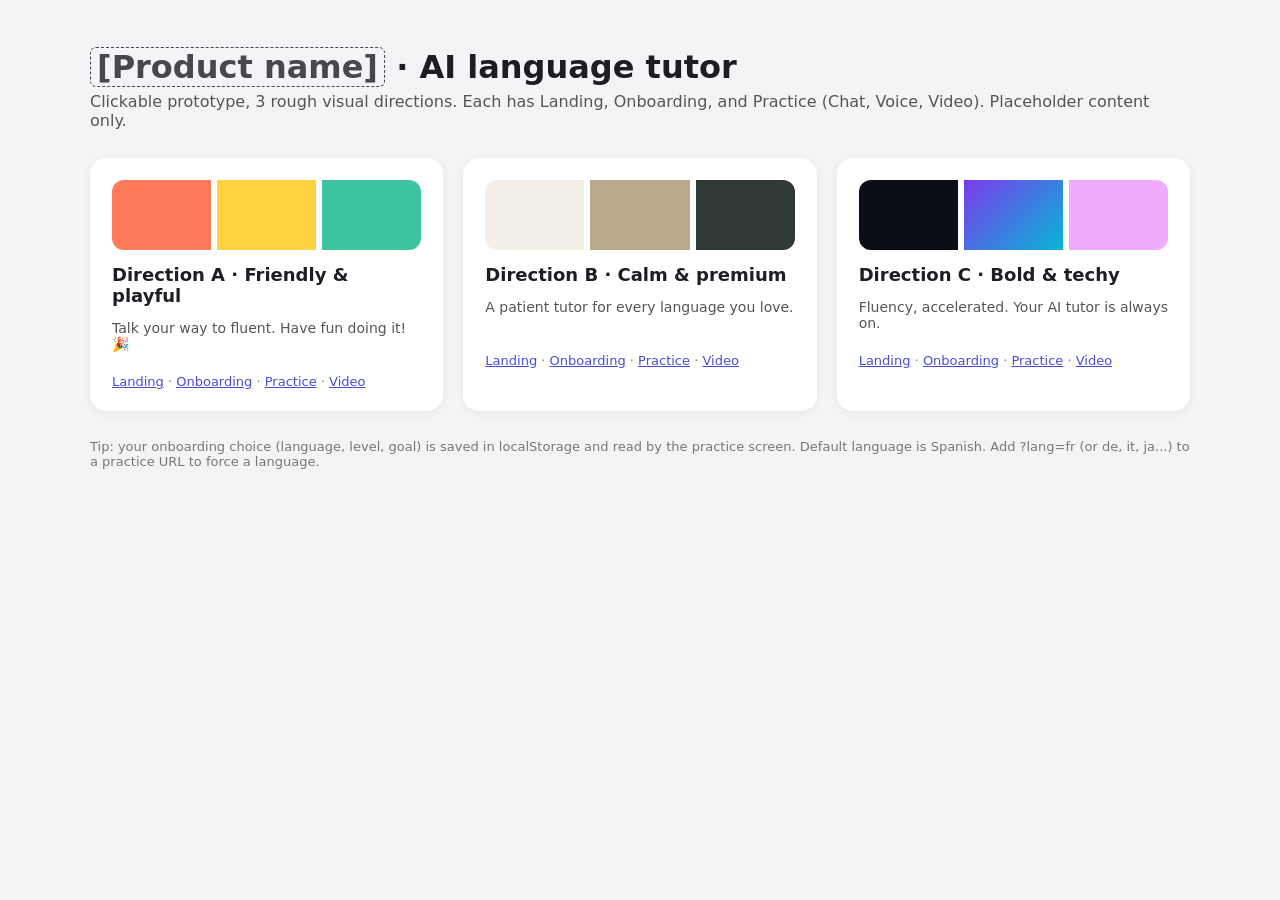
<file: index.html>
<!doctype html><html lang="en"><head><meta charset="utf-8"><meta name="viewport" content="width=device-width,initial-scale=1"><title>[Product name] · AI language tutor prototypes</title>
<style>body{margin:0;font-family:system-ui,-apple-system,Segoe UI,Roboto,sans-serif;background:#f4f4f6;color:#1d1d24}main{max-width:1100px;margin:0 auto;padding:48px 20px}h1{margin:0 0 6px;font-size:32px}.ph{border:1.5px dashed currentColor;border-radius:6px;padding:0 6px;opacity:.8}p.lead{color:#555;margin:0 0 28px}.grid{display:grid;grid-template-columns:repeat(3,1fr);gap:20px}.cover{text-decoration:none;color:inherit;display:block}.card{display:block;background:#fff;border-radius:16px;padding:22px;text-decoration:none;color:inherit;box-shadow:0 2px 10px rgba(0,0,0,.06);transition:transform .15s}.card:hover{transform:translateY(-3px)}.card h2{font-size:18px;margin:14px 0 6px}.card p{color:#555;font-size:14px;min-height:40px}.links{font-size:13px;color:#777}.links a{color:#4b4bd6}.sw{display:flex;gap:6px;height:70px;border-radius:12px;overflow:hidden}.sw span{flex:1}.sw-a span:nth-child(1){background:#ff7a59}.sw-a span:nth-child(2){background:#ffd23f}.sw-a span:nth-child(3){background:#3ec5a0}.sw-b span:nth-child(1){background:#f4efe6}.sw-b span:nth-child(2){background:#b9a88a}.sw-b span:nth-child(3){background:#2f3a34}.sw-c span:nth-child(1){background:#0b0d17}.sw-c span:nth-child(2){background:linear-gradient(135deg,#7c3aed,#06b6d4)}.sw-c span:nth-child(3){background:#f0abfc}.note{margin-top:28px;font-size:13px;color:#777}@media(max-width:800px){.grid{grid-template-columns:1fr}}</style></head>
<body><main><h1><span class="ph">[Product name]</span> · AI language tutor</h1><p class="lead">Clickable prototype, 3 rough visual directions. Each has Landing, Onboarding, and Practice (Chat, Voice, Video). Placeholder content only.</p><div class="grid"><div class="card card-a"><a href="a/index.html" class="cover"><div class="sw sw-a"><span></span><span></span><span></span></div><h2>Direction A · Friendly & playful</h2><p>Talk your way to fluent. Have fun doing it! 🎉</p></a><div class="links"><a href="a/index.html">Landing</a> · <a href="a/onboarding.html">Onboarding</a> · <a href="a/practice.html">Practice</a> · <a href="a/practice.html?mode=video">Video</a></div></div><div class="card card-b"><a href="b/index.html" class="cover"><div class="sw sw-b"><span></span><span></span><span></span></div><h2>Direction B · Calm & premium</h2><p>A patient tutor for every language you love.</p></a><div class="links"><a href="b/index.html">Landing</a> · <a href="b/onboarding.html">Onboarding</a> · <a href="b/practice.html">Practice</a> · <a href="b/practice.html?mode=video">Video</a></div></div><div class="card card-c"><a href="c/index.html" class="cover"><div class="sw sw-c"><span></span><span></span><span></span></div><h2>Direction C · Bold & techy</h2><p>Fluency, accelerated. Your AI tutor is always on.</p></a><div class="links"><a href="c/index.html">Landing</a> · <a href="c/onboarding.html">Onboarding</a> · <a href="c/practice.html">Practice</a> · <a href="c/practice.html?mode=video">Video</a></div></div></div>
<p class="note">Tip: your onboarding choice (language, level, goal) is saved in localStorage and read by the practice screen. Default language is Spanish. Add ?lang=fr (or de, it, ja...) to a practice URL to force a language.</p></main></body></html>
</file>
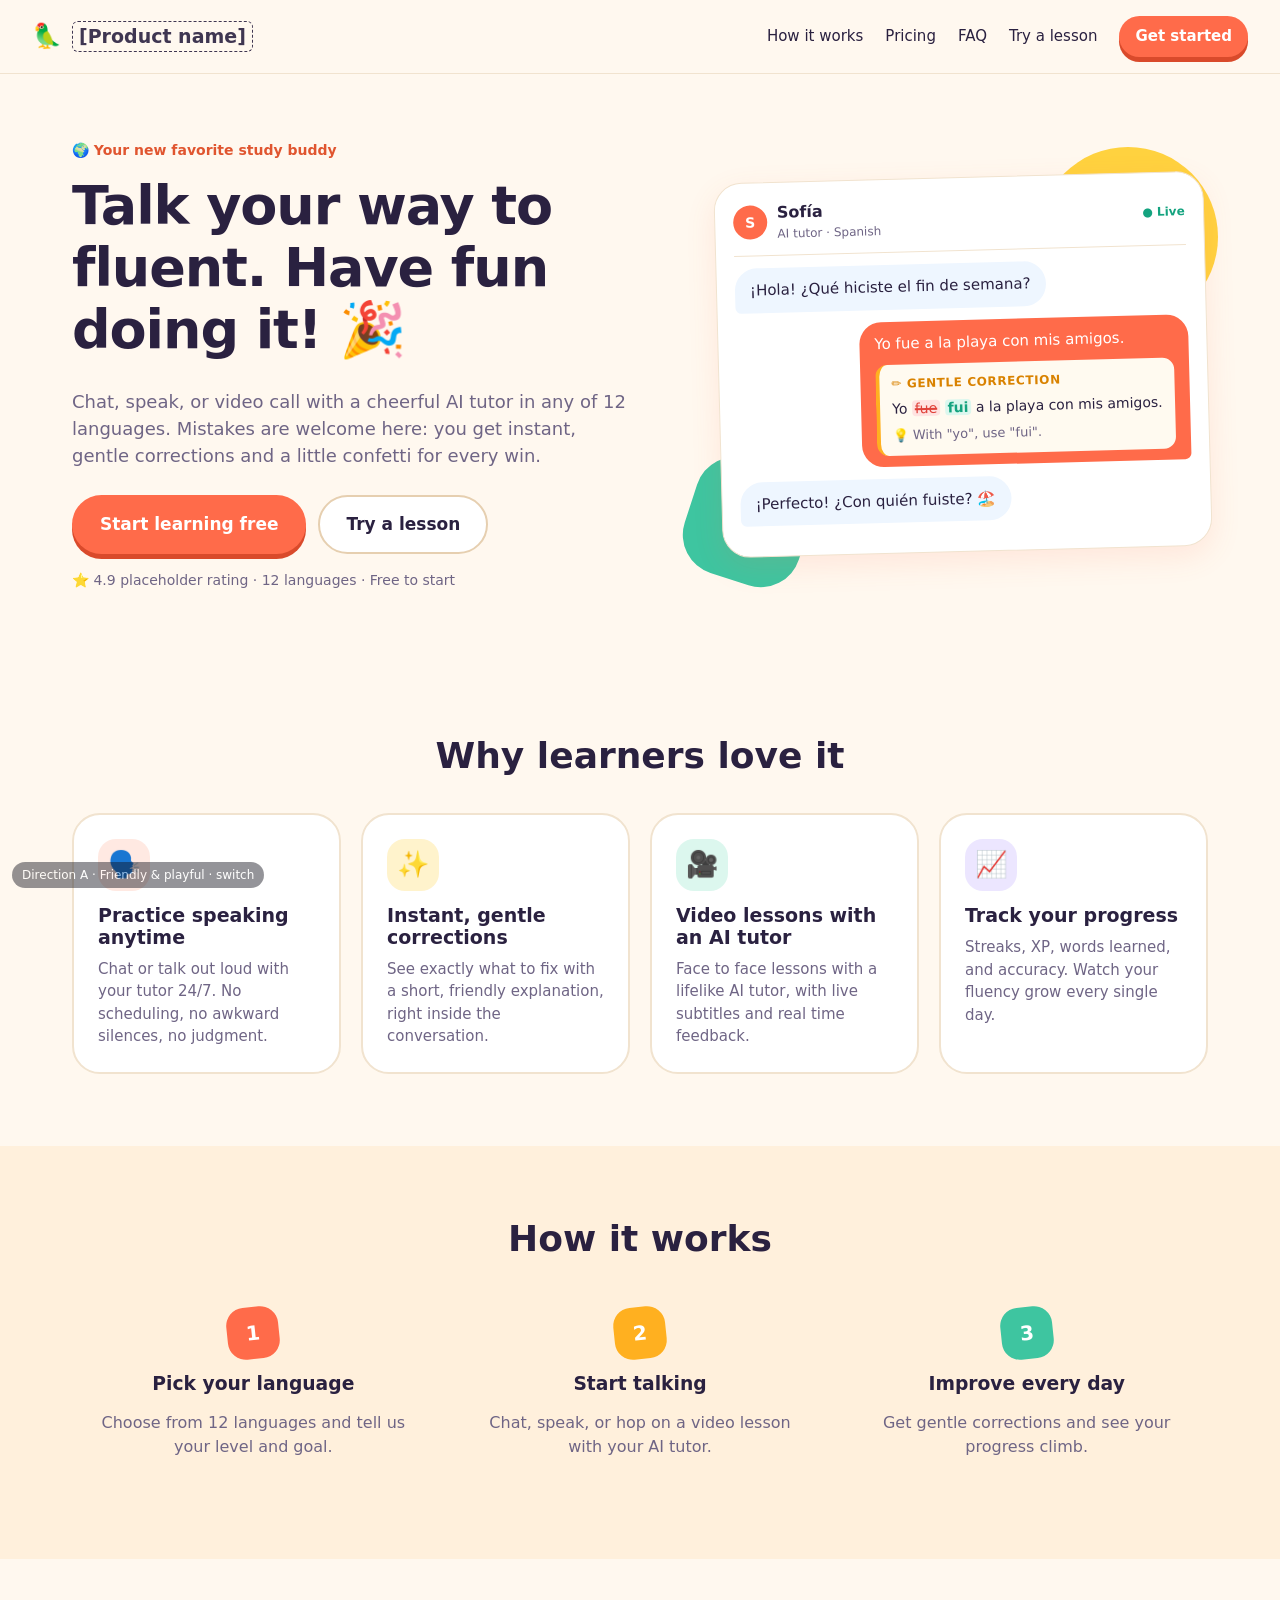
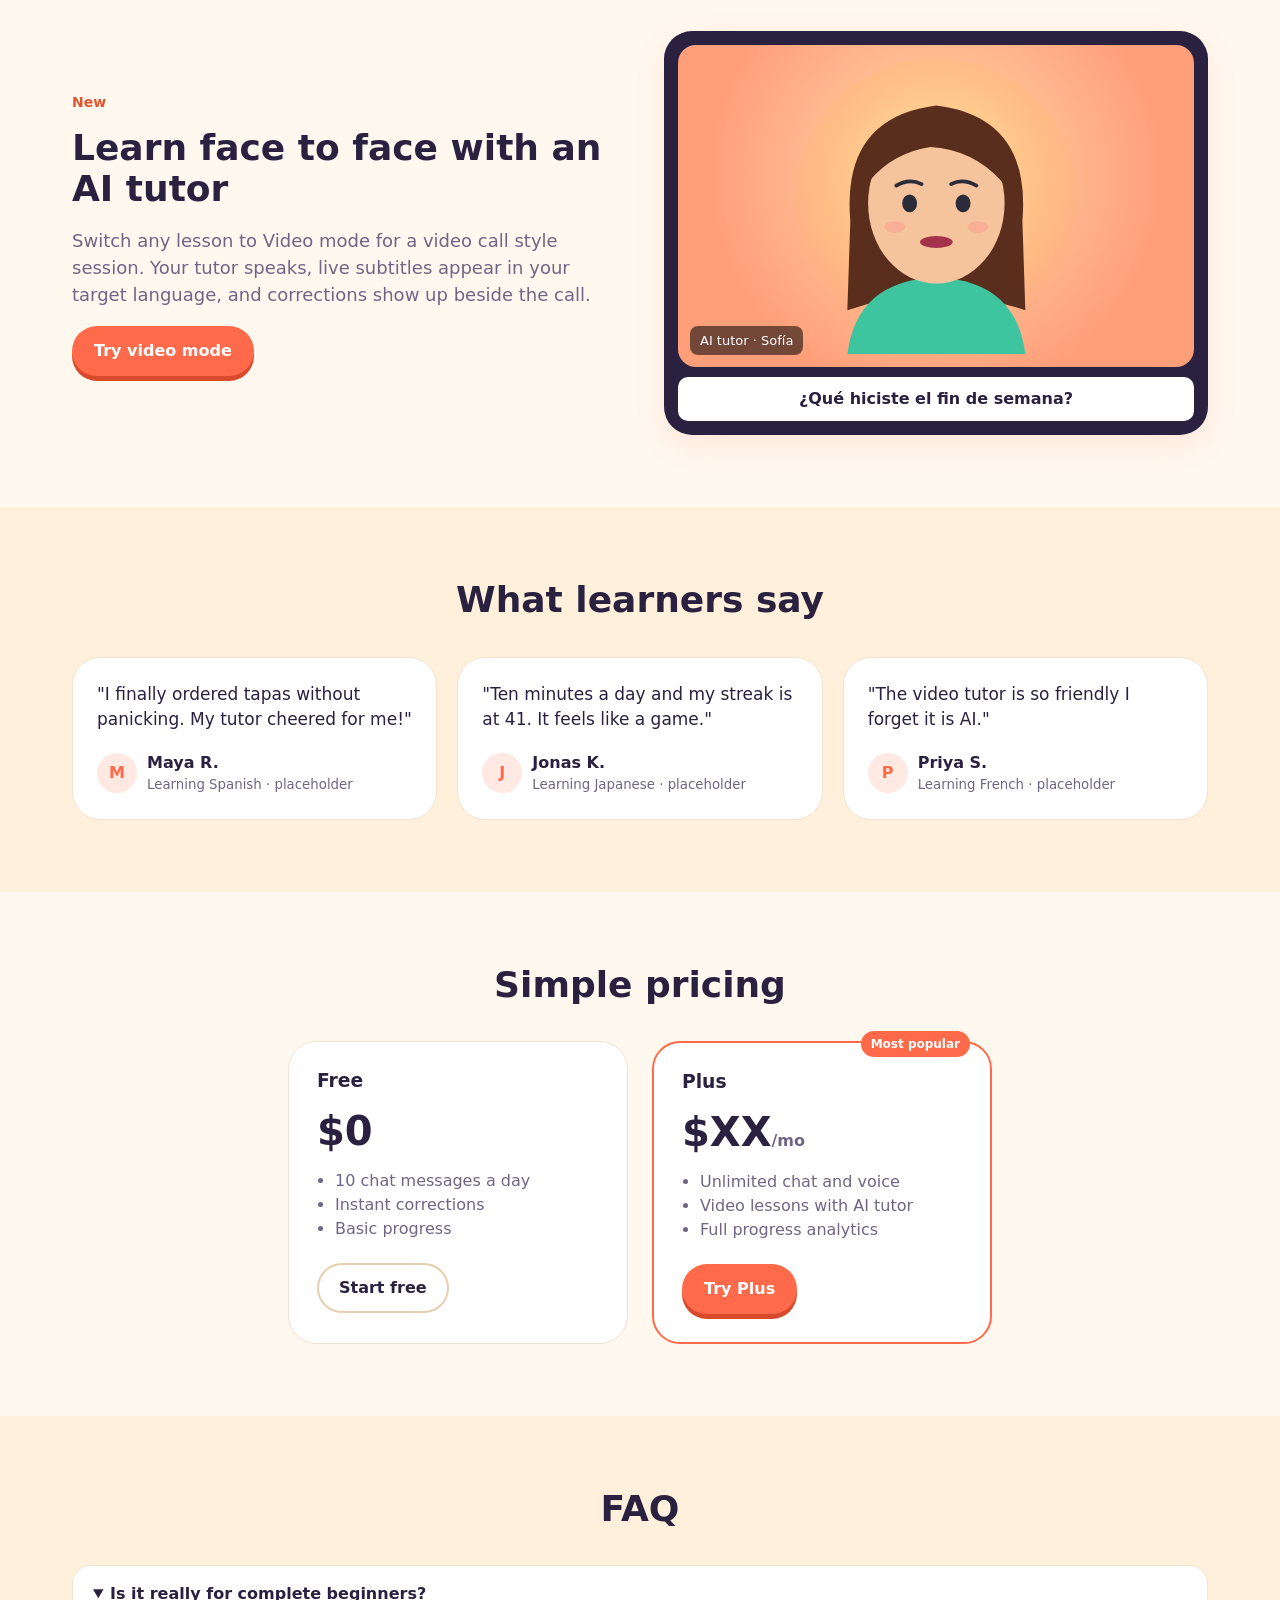
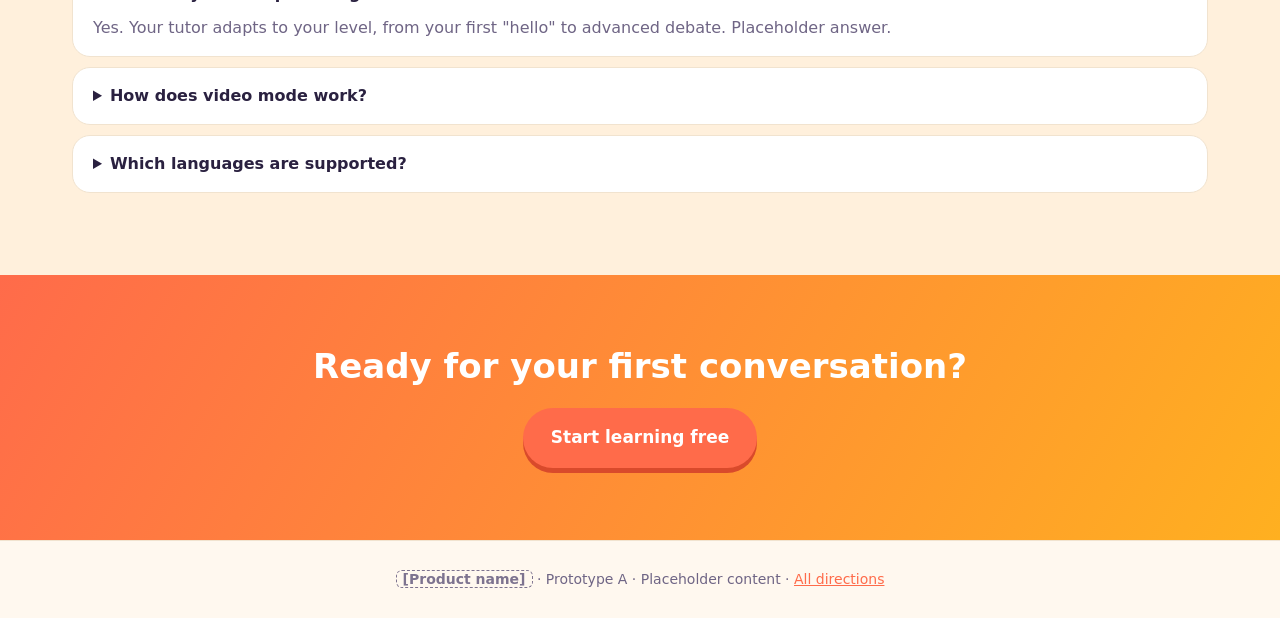
<file: a/index.html>
<!doctype html><html lang="en"><head><meta charset="utf-8"><meta name="viewport" content="width=device-width,initial-scale=1">
<title>Home · [Product name] prototype A</title><link rel="stylesheet" href="style.css"></head><body class="page-landing">
<header class="nav">
  <a class="logo" href="index.html"><span class="logo-ic">🦜</span><span class="ph">[Product name]</span></a>
  <button class="menu-toggle" type="button" aria-label="Menu">☰</button>
  <nav class="nav-links">
    <a href="index.html#how">How it works</a>
    <a href="index.html#pricing">Pricing</a>
    <a href="index.html#faq">FAQ</a>
    <a href="practice.html">Try a lesson</a>
    <a class="btn btn-primary btn-sm" href="onboarding.html">Get started</a>
  </nav>
</header>
<a class="dir-tag" href="../index.html" title="Back to directions">Direction A · Friendly & playful · switch</a>
<main>
<section class="hero">
  <div class="hero-copy">
    <div class="eyebrow">🌍 Your new favorite study buddy</div>
    <h1>Talk your way to fluent. Have fun doing it! 🎉</h1>
    <p class="lead">Chat, speak, or video call with a cheerful AI tutor in any of 12 languages. Mistakes are welcome here: you get instant, gentle corrections and a little confetti for every win.</p>
    <div class="cta-row"><a class="btn btn-primary btn-lg" href="onboarding.html">Start learning free</a><a class="btn btn-ghost btn-lg" href="practice.html">Try a lesson</a></div>
    <div class="trust">⭐ 4.9 placeholder rating · 12 languages · Free to start</div>
  </div>
  <div class="hero-visual">
    <div class="sample-chat" aria-label="Sample chat">
      <div class="sc-head"><span class="avatar-sm">S</span><div><b>Sofía</b><small>AI tutor · Spanish</small></div><span class="live-dot">● Live</span></div>
      <div class="msg tutor"><div class="bubble"><div class="txt">¡Hola! ¿Qué hiciste el fin de semana?</div></div></div>
      <div class="msg learner"><div class="bubble"><div class="txt">Yo fue a la playa con mis amigos.</div>
        <div class="correction"><div class="c-head">✏️ Gentle correction</div><div class="c-row"><span>Yo <del>fue</del> <ins>fui</ins> a la playa con mis amigos.</span></div><div class="c-why">💡 With "yo", use "fui".</div></div></div></div>
      <div class="msg tutor"><div class="bubble"><div class="txt">¡Perfecto! ¿Con quién fuiste? 🏖️</div></div></div>
    </div>
  </div>
</section>
<section class="section" id="value"><h2 class="sec-title">Why learners love it</h2><div class="vp-grid"><div class="vp"><div class="vp-ic">🗣️</div><h3>Practice speaking anytime</h3><p>Chat or talk out loud with your tutor 24/7. No scheduling, no awkward silences, no judgment.</p></div><div class="vp"><div class="vp-ic">✨</div><h3>Instant, gentle corrections</h3><p>See exactly what to fix with a short, friendly explanation, right inside the conversation.</p></div><div class="vp"><div class="vp-ic">🎥</div><h3>Video lessons with an AI tutor</h3><p>Face to face lessons with a lifelike AI tutor, with live subtitles and real time feedback.</p></div><div class="vp"><div class="vp-ic">📈</div><h3>Track your progress</h3><p>Streaks, XP, words learned, and accuracy. Watch your fluency grow every single day.</p></div></div></section>
<section class="section alt" id="how"><h2 class="sec-title">How it works</h2><div class="steps"><div class="step"><div class="step-n">1</div><h3>Pick your language</h3><p>Choose from 12 languages and tell us your level and goal.</p></div><div class="step"><div class="step-n">2</div><h3>Start talking</h3><p>Chat, speak, or hop on a video lesson with your AI tutor.</p></div><div class="step"><div class="step-n">3</div><h3>Improve every day</h3><p>Get gentle corrections and see your progress climb.</p></div></div></section>
<section class="section" id="video-teaser">
  <div class="split">
    <div><div class="eyebrow">New</div><h2>Learn face to face with an AI tutor</h2><p class="lead">Switch any lesson to Video mode for a video call style session. Your tutor speaks, live subtitles appear in your target language, and corrections show up beside the call.</p><a class="btn btn-primary" href="practice.html?mode=video">Try video mode</a></div>
    <div class="mini-call"><div class="mini-tile"><svg class="avatar-svg mini" viewBox="0 0 200 200" aria-hidden="true">
  <defs><radialGradient id="glow-mini" cx="50%" cy="45%" r="55%"><stop offset="0" stop-color="var(--glow1)"/><stop offset="1" stop-color="var(--glow2)" stop-opacity="0"/></radialGradient></defs>
  <circle class="av-glow" cx="100" cy="95" r="95" fill="url(#glow-mini)"/>
  <path class="av-hair-back" d="M42 110 Q36 40 100 32 Q164 40 158 110 L160 170 Q100 150 40 170 Z" fill="var(--hair)"/>
  <rect x="86" y="128" width="28" height="30" rx="10" fill="var(--skin2)"/>
  <path d="M40 200 Q46 150 100 148 Q154 150 160 200 Z" fill="var(--shirt)"/>
  <ellipse cx="100" cy="98" rx="46" ry="54" fill="var(--skin)"/>
  <path d="M54 84 Q60 40 100 40 Q146 42 148 88 Q128 62 96 60 Q70 64 54 84 Z" fill="var(--hair)"/>
  <g class="av-eyes"><ellipse cx="82" cy="98" rx="5" ry="6" fill="#2b2b3a"/><ellipse cx="118" cy="98" rx="5" ry="6" fill="#2b2b3a"/></g>
  <path d="M73 86 Q82 81 90 85" stroke="#2b2b3a" stroke-width="2.5" fill="none" stroke-linecap="round"/><path d="M110 85 Q118 81 127 86" stroke="#2b2b3a" stroke-width="2.5" fill="none" stroke-linecap="round"/>
  <ellipse cx="72" cy="114" rx="7" ry="4" fill="#ff8a8a" opacity=".35"/><ellipse cx="128" cy="114" rx="7" ry="4" fill="#ff8a8a" opacity=".35"/>
  <ellipse class="av-mouth" cx="100" cy="124" rx="11" ry="4" fill="#a3324a"/>
</svg><span class="tile-label">AI tutor · Sofía</span></div><div class="mini-sub">¿Qué hiciste el fin de semana?</div></div>
  </div>
</section>
<section class="section alt" id="testimonials"><h2 class="sec-title">What learners say</h2><div class="tgrid"><figure class="tcard"><blockquote>"I finally ordered tapas without panicking. My tutor cheered for me!"</blockquote><figcaption><span class="t-av">M</span><span><b>Maya R.</b><small>Learning Spanish · placeholder</small></span></figcaption></figure><figure class="tcard"><blockquote>"Ten minutes a day and my streak is at 41. It feels like a game."</blockquote><figcaption><span class="t-av">J</span><span><b>Jonas K.</b><small>Learning Japanese · placeholder</small></span></figcaption></figure><figure class="tcard"><blockquote>"The video tutor is so friendly I forget it is AI."</blockquote><figcaption><span class="t-av">P</span><span><b>Priya S.</b><small>Learning French · placeholder</small></span></figcaption></figure></div></section>
<section class="section" id="pricing"><h2 class="sec-title">Simple pricing</h2>
  <div class="pricing">
    <div class="plan"><h3>Free</h3><div class="price">$0</div><ul><li>10 chat messages a day</li><li>Instant corrections</li><li>Basic progress</li></ul><a class="btn btn-ghost" href="onboarding.html">Start free</a></div>
    <div class="plan featured"><div class="badge">Most popular</div><h3>Plus</h3><div class="price">$XX<small>/mo</small></div><ul><li>Unlimited chat and voice</li><li>Video lessons with AI tutor</li><li>Full progress analytics</li></ul><a class="btn btn-primary" href="onboarding.html">Try Plus</a></div>
  </div>
</section>
<section class="section alt" id="faq"><h2 class="sec-title">FAQ</h2>
  <div class="faq">
    <details open><summary>Is it really for complete beginners?</summary><p>Yes. Your tutor adapts to your level, from your first "hello" to advanced debate. Placeholder answer.</p></details>
    <details><summary>How does video mode work?</summary><p>You see an AI tutor in a video call style view, with live subtitles and a feedback panel. Placeholder answer.</p></details>
    <details><summary>Which languages are supported?</summary><p>12 at launch, including Spanish, French, Japanese, and more. Placeholder answer.</p></details>
  </div>
</section>
<section class="cta-band"><h2>Ready for your first conversation?</h2><a class="btn btn-primary btn-lg" href="onboarding.html">Start learning free</a></section>
</main>
<footer class="foot"><span class="ph">[Product name]</span> · Prototype A · Placeholder content · <a href="../index.html">All directions</a></footer>
<script src="app.js"></script></body></html>
</file>
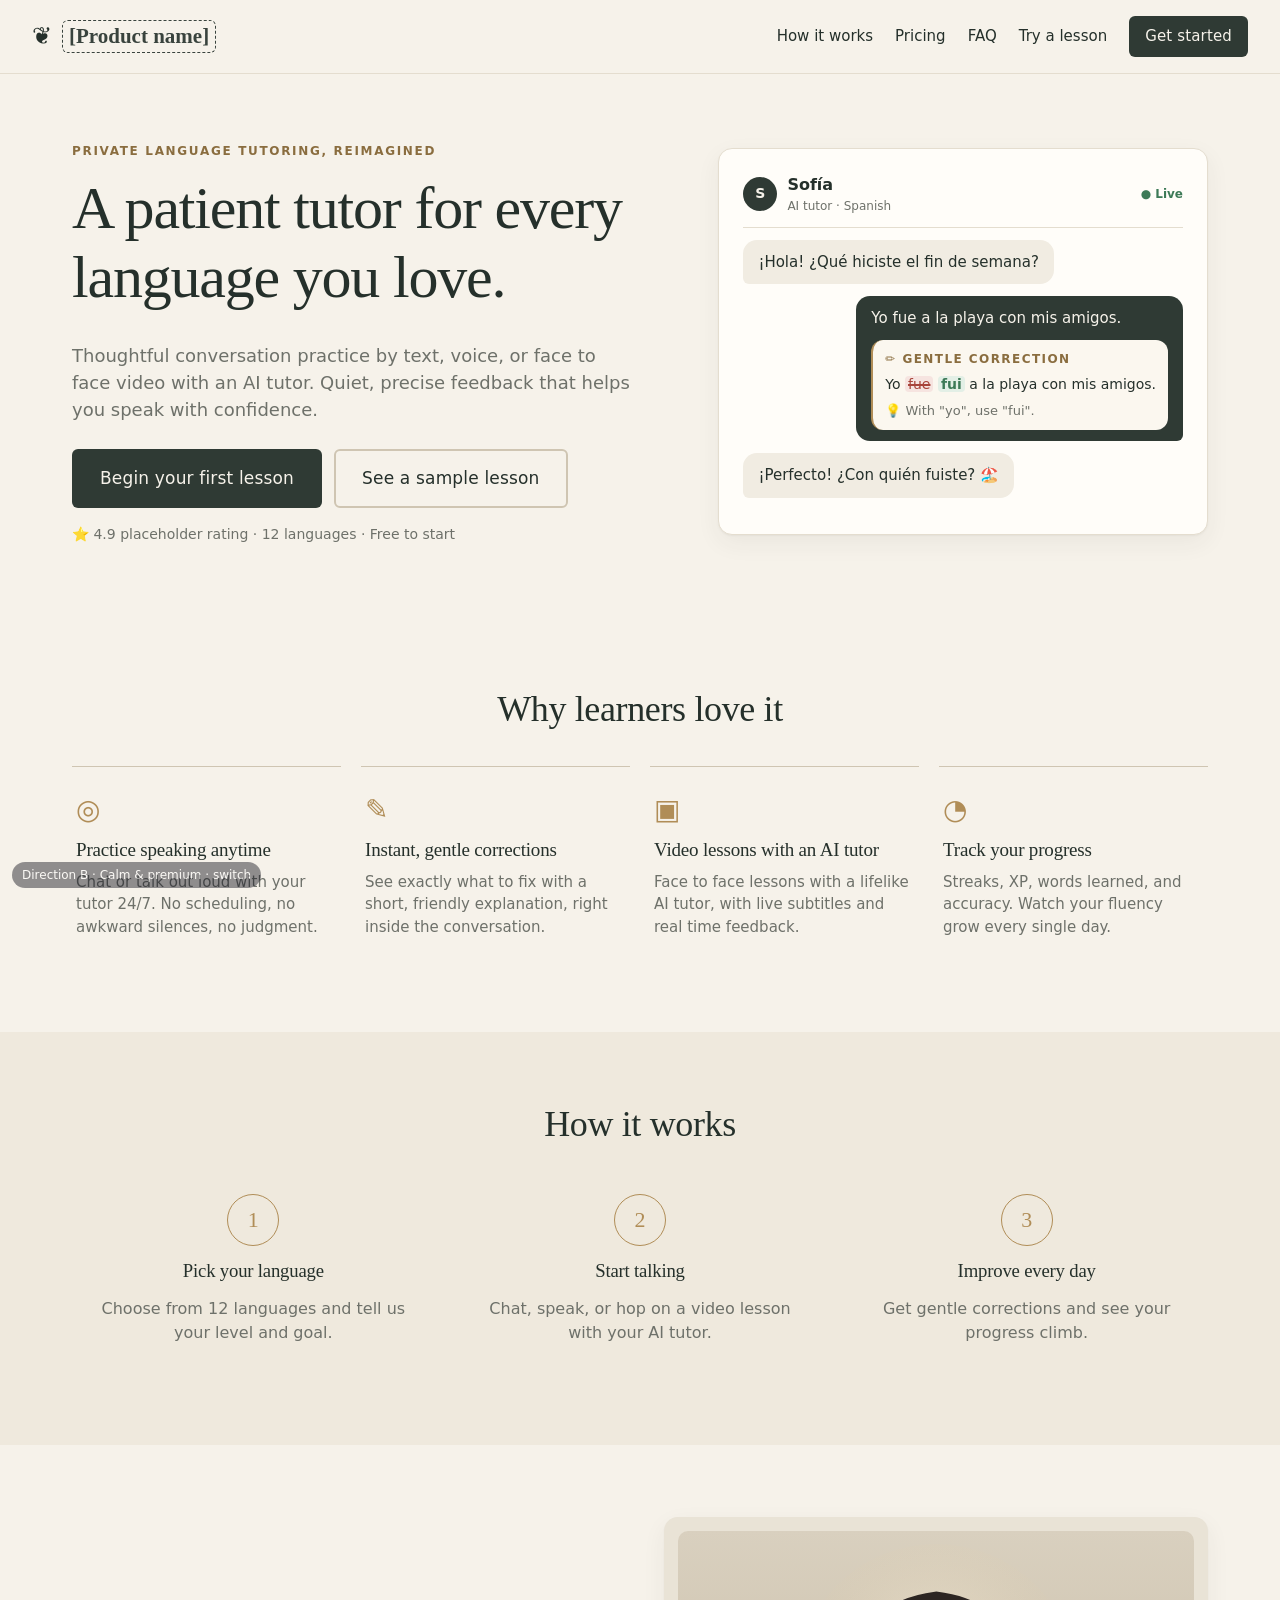
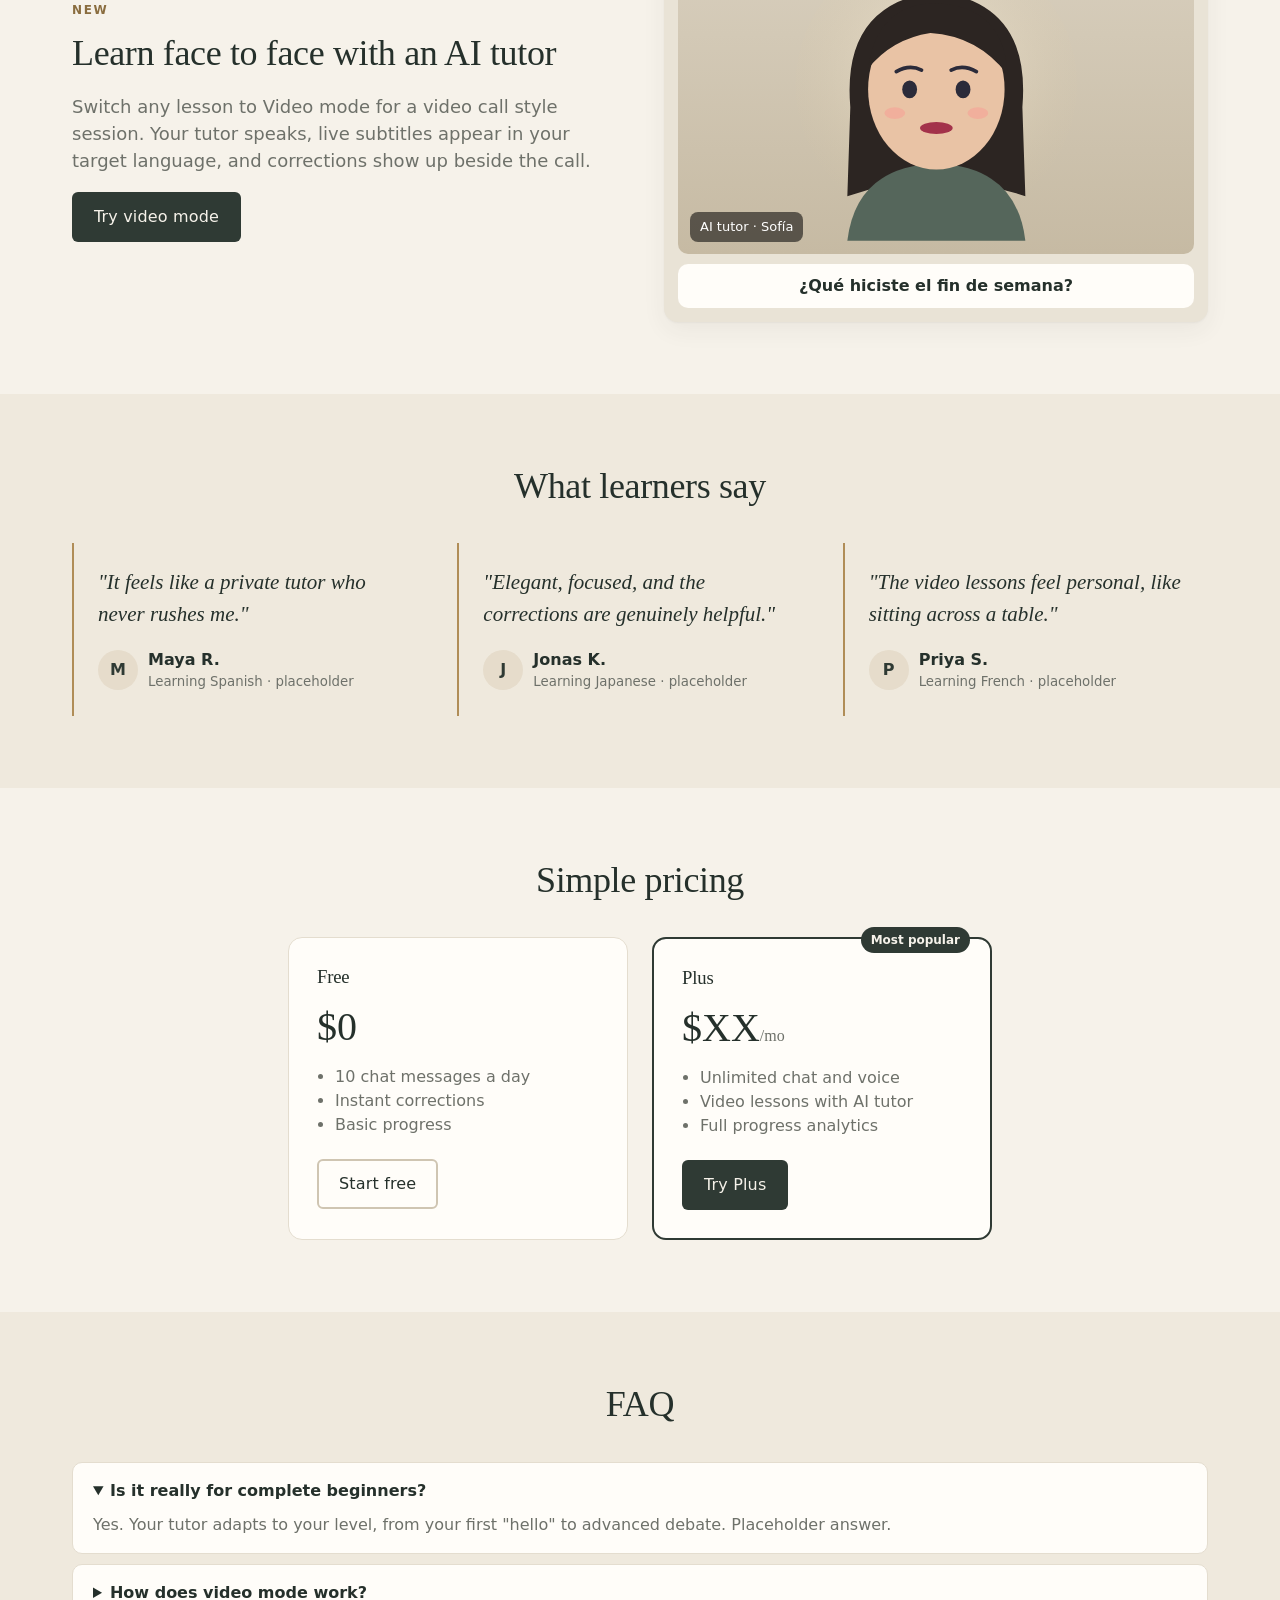
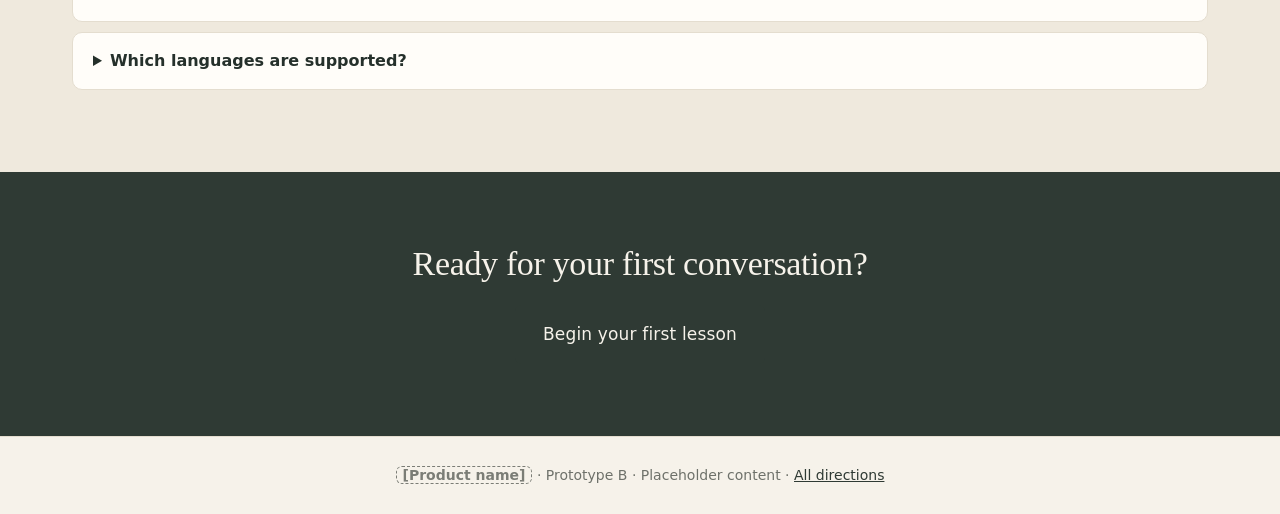
<file: b/index.html>
<!doctype html><html lang="en"><head><meta charset="utf-8"><meta name="viewport" content="width=device-width,initial-scale=1">
<title>Home · [Product name] prototype B</title><link rel="stylesheet" href="style.css"></head><body class="page-landing">
<header class="nav">
  <a class="logo" href="index.html"><span class="logo-ic">❦</span><span class="ph">[Product name]</span></a>
  <button class="menu-toggle" type="button" aria-label="Menu">☰</button>
  <nav class="nav-links">
    <a href="index.html#how">How it works</a>
    <a href="index.html#pricing">Pricing</a>
    <a href="index.html#faq">FAQ</a>
    <a href="practice.html">Try a lesson</a>
    <a class="btn btn-primary btn-sm" href="onboarding.html">Get started</a>
  </nav>
</header>
<a class="dir-tag" href="../index.html" title="Back to directions">Direction B · Calm & premium · switch</a>
<main>
<section class="hero">
  <div class="hero-copy">
    <div class="eyebrow">Private language tutoring, reimagined</div>
    <h1>A patient tutor for every language you love.</h1>
    <p class="lead">Thoughtful conversation practice by text, voice, or face to face video with an AI tutor. Quiet, precise feedback that helps you speak with confidence.</p>
    <div class="cta-row"><a class="btn btn-primary btn-lg" href="onboarding.html">Begin your first lesson</a><a class="btn btn-ghost btn-lg" href="practice.html">See a sample lesson</a></div>
    <div class="trust">⭐ 4.9 placeholder rating · 12 languages · Free to start</div>
  </div>
  <div class="hero-visual">
    <div class="sample-chat" aria-label="Sample chat">
      <div class="sc-head"><span class="avatar-sm">S</span><div><b>Sofía</b><small>AI tutor · Spanish</small></div><span class="live-dot">● Live</span></div>
      <div class="msg tutor"><div class="bubble"><div class="txt">¡Hola! ¿Qué hiciste el fin de semana?</div></div></div>
      <div class="msg learner"><div class="bubble"><div class="txt">Yo fue a la playa con mis amigos.</div>
        <div class="correction"><div class="c-head">✏️ Gentle correction</div><div class="c-row"><span>Yo <del>fue</del> <ins>fui</ins> a la playa con mis amigos.</span></div><div class="c-why">💡 With "yo", use "fui".</div></div></div></div>
      <div class="msg tutor"><div class="bubble"><div class="txt">¡Perfecto! ¿Con quién fuiste? 🏖️</div></div></div>
    </div>
  </div>
</section>
<section class="section" id="value"><h2 class="sec-title">Why learners love it</h2><div class="vp-grid"><div class="vp"><div class="vp-ic">◎</div><h3>Practice speaking anytime</h3><p>Chat or talk out loud with your tutor 24/7. No scheduling, no awkward silences, no judgment.</p></div><div class="vp"><div class="vp-ic">✎</div><h3>Instant, gentle corrections</h3><p>See exactly what to fix with a short, friendly explanation, right inside the conversation.</p></div><div class="vp"><div class="vp-ic">▣</div><h3>Video lessons with an AI tutor</h3><p>Face to face lessons with a lifelike AI tutor, with live subtitles and real time feedback.</p></div><div class="vp"><div class="vp-ic">◔</div><h3>Track your progress</h3><p>Streaks, XP, words learned, and accuracy. Watch your fluency grow every single day.</p></div></div></section>
<section class="section alt" id="how"><h2 class="sec-title">How it works</h2><div class="steps"><div class="step"><div class="step-n">1</div><h3>Pick your language</h3><p>Choose from 12 languages and tell us your level and goal.</p></div><div class="step"><div class="step-n">2</div><h3>Start talking</h3><p>Chat, speak, or hop on a video lesson with your AI tutor.</p></div><div class="step"><div class="step-n">3</div><h3>Improve every day</h3><p>Get gentle corrections and see your progress climb.</p></div></div></section>
<section class="section" id="video-teaser">
  <div class="split">
    <div><div class="eyebrow">New</div><h2>Learn face to face with an AI tutor</h2><p class="lead">Switch any lesson to Video mode for a video call style session. Your tutor speaks, live subtitles appear in your target language, and corrections show up beside the call.</p><a class="btn btn-primary" href="practice.html?mode=video">Try video mode</a></div>
    <div class="mini-call"><div class="mini-tile"><svg class="avatar-svg mini" viewBox="0 0 200 200" aria-hidden="true">
  <defs><radialGradient id="glow-mini" cx="50%" cy="45%" r="55%"><stop offset="0" stop-color="var(--glow1)"/><stop offset="1" stop-color="var(--glow2)" stop-opacity="0"/></radialGradient></defs>
  <circle class="av-glow" cx="100" cy="95" r="95" fill="url(#glow-mini)"/>
  <path class="av-hair-back" d="M42 110 Q36 40 100 32 Q164 40 158 110 L160 170 Q100 150 40 170 Z" fill="var(--hair)"/>
  <rect x="86" y="128" width="28" height="30" rx="10" fill="var(--skin2)"/>
  <path d="M40 200 Q46 150 100 148 Q154 150 160 200 Z" fill="var(--shirt)"/>
  <ellipse cx="100" cy="98" rx="46" ry="54" fill="var(--skin)"/>
  <path d="M54 84 Q60 40 100 40 Q146 42 148 88 Q128 62 96 60 Q70 64 54 84 Z" fill="var(--hair)"/>
  <g class="av-eyes"><ellipse cx="82" cy="98" rx="5" ry="6" fill="#2b2b3a"/><ellipse cx="118" cy="98" rx="5" ry="6" fill="#2b2b3a"/></g>
  <path d="M73 86 Q82 81 90 85" stroke="#2b2b3a" stroke-width="2.5" fill="none" stroke-linecap="round"/><path d="M110 85 Q118 81 127 86" stroke="#2b2b3a" stroke-width="2.5" fill="none" stroke-linecap="round"/>
  <ellipse cx="72" cy="114" rx="7" ry="4" fill="#ff8a8a" opacity=".35"/><ellipse cx="128" cy="114" rx="7" ry="4" fill="#ff8a8a" opacity=".35"/>
  <ellipse class="av-mouth" cx="100" cy="124" rx="11" ry="4" fill="#a3324a"/>
</svg><span class="tile-label">AI tutor · Sofía</span></div><div class="mini-sub">¿Qué hiciste el fin de semana?</div></div>
  </div>
</section>
<section class="section alt" id="testimonials"><h2 class="sec-title">What learners say</h2><div class="tgrid"><figure class="tcard"><blockquote>"It feels like a private tutor who never rushes me."</blockquote><figcaption><span class="t-av">M</span><span><b>Maya R.</b><small>Learning Spanish · placeholder</small></span></figcaption></figure><figure class="tcard"><blockquote>"Elegant, focused, and the corrections are genuinely helpful."</blockquote><figcaption><span class="t-av">J</span><span><b>Jonas K.</b><small>Learning Japanese · placeholder</small></span></figcaption></figure><figure class="tcard"><blockquote>"The video lessons feel personal, like sitting across a table."</blockquote><figcaption><span class="t-av">P</span><span><b>Priya S.</b><small>Learning French · placeholder</small></span></figcaption></figure></div></section>
<section class="section" id="pricing"><h2 class="sec-title">Simple pricing</h2>
  <div class="pricing">
    <div class="plan"><h3>Free</h3><div class="price">$0</div><ul><li>10 chat messages a day</li><li>Instant corrections</li><li>Basic progress</li></ul><a class="btn btn-ghost" href="onboarding.html">Start free</a></div>
    <div class="plan featured"><div class="badge">Most popular</div><h3>Plus</h3><div class="price">$XX<small>/mo</small></div><ul><li>Unlimited chat and voice</li><li>Video lessons with AI tutor</li><li>Full progress analytics</li></ul><a class="btn btn-primary" href="onboarding.html">Try Plus</a></div>
  </div>
</section>
<section class="section alt" id="faq"><h2 class="sec-title">FAQ</h2>
  <div class="faq">
    <details open><summary>Is it really for complete beginners?</summary><p>Yes. Your tutor adapts to your level, from your first "hello" to advanced debate. Placeholder answer.</p></details>
    <details><summary>How does video mode work?</summary><p>You see an AI tutor in a video call style view, with live subtitles and a feedback panel. Placeholder answer.</p></details>
    <details><summary>Which languages are supported?</summary><p>12 at launch, including Spanish, French, Japanese, and more. Placeholder answer.</p></details>
  </div>
</section>
<section class="cta-band"><h2>Ready for your first conversation?</h2><a class="btn btn-primary btn-lg" href="onboarding.html">Begin your first lesson</a></section>
</main>
<footer class="foot"><span class="ph">[Product name]</span> · Prototype B · Placeholder content · <a href="../index.html">All directions</a></footer>
<script src="app.js"></script></body></html>
</file>
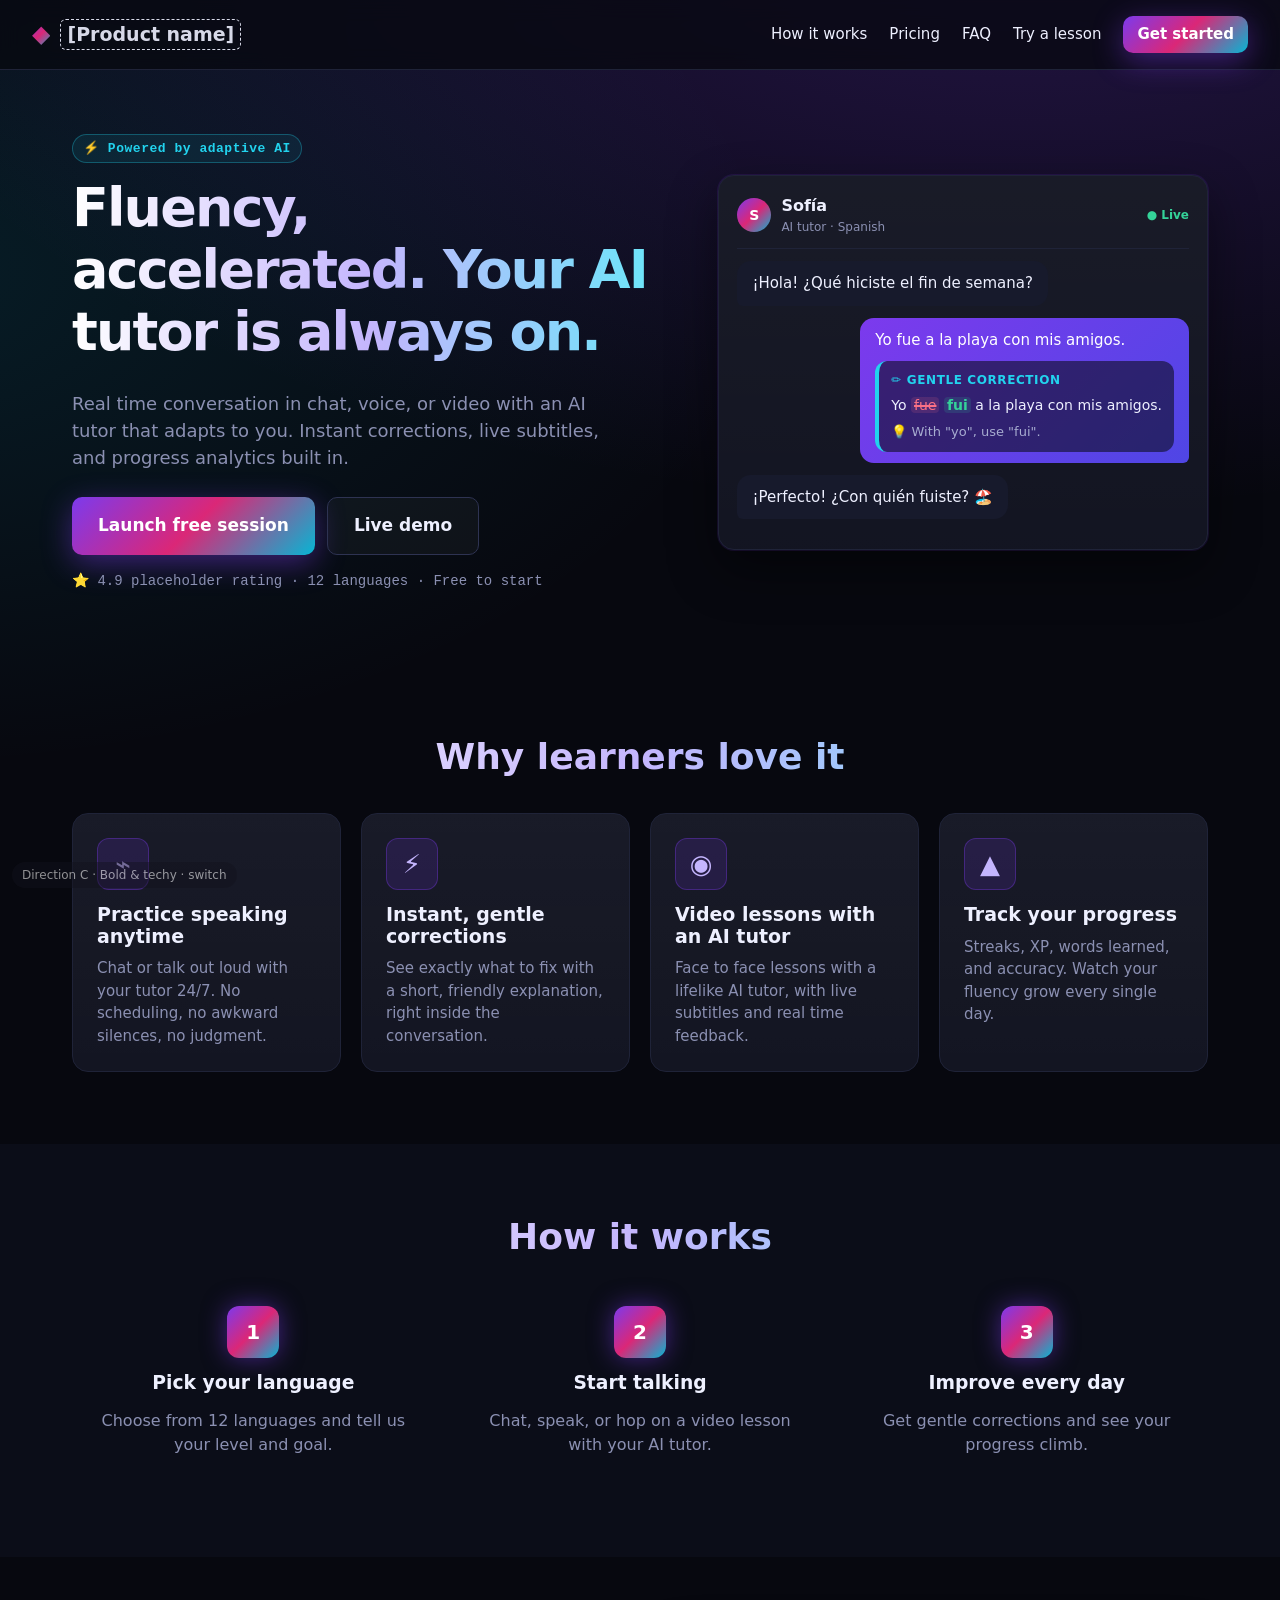
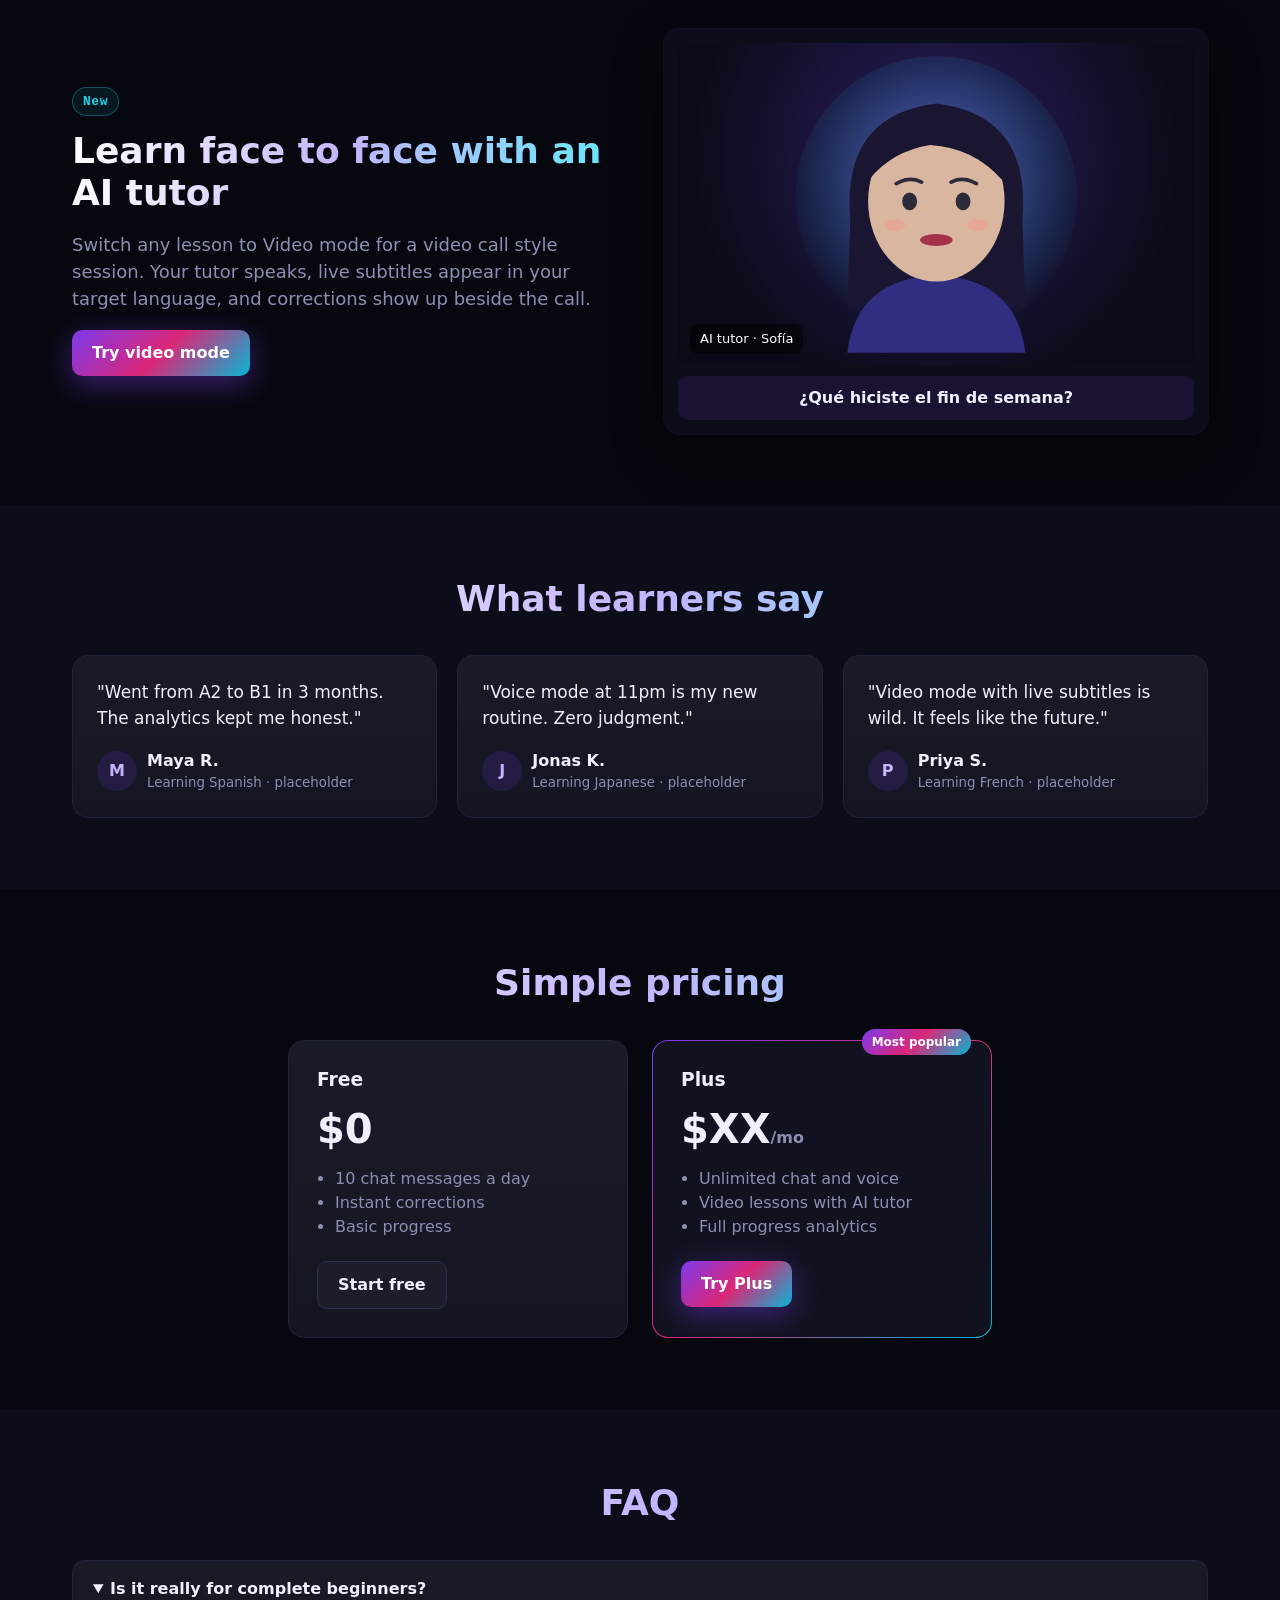
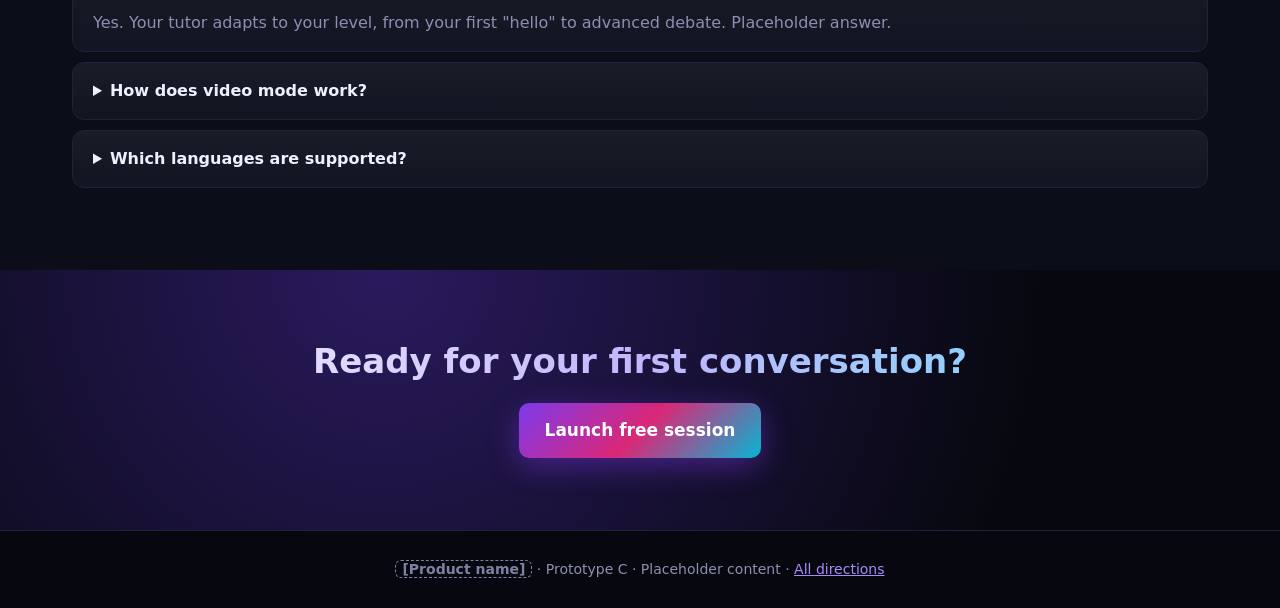
<file: c/index.html>
<!doctype html><html lang="en"><head><meta charset="utf-8"><meta name="viewport" content="width=device-width,initial-scale=1">
<title>Home · [Product name] prototype C</title><link rel="stylesheet" href="style.css"></head><body class="page-landing">
<header class="nav">
  <a class="logo" href="index.html"><span class="logo-ic">◆</span><span class="ph">[Product name]</span></a>
  <button class="menu-toggle" type="button" aria-label="Menu">☰</button>
  <nav class="nav-links">
    <a href="index.html#how">How it works</a>
    <a href="index.html#pricing">Pricing</a>
    <a href="index.html#faq">FAQ</a>
    <a href="practice.html">Try a lesson</a>
    <a class="btn btn-primary btn-sm" href="onboarding.html">Get started</a>
  </nav>
</header>
<a class="dir-tag" href="../index.html" title="Back to directions">Direction C · Bold & techy · switch</a>
<main>
<section class="hero">
  <div class="hero-copy">
    <div class="eyebrow">⚡ Powered by adaptive AI</div>
    <h1>Fluency, accelerated. Your AI tutor is always on.</h1>
    <p class="lead">Real time conversation in chat, voice, or video with an AI tutor that adapts to you. Instant corrections, live subtitles, and progress analytics built in.</p>
    <div class="cta-row"><a class="btn btn-primary btn-lg" href="onboarding.html">Launch free session</a><a class="btn btn-ghost btn-lg" href="practice.html">Live demo</a></div>
    <div class="trust">⭐ 4.9 placeholder rating · 12 languages · Free to start</div>
  </div>
  <div class="hero-visual">
    <div class="sample-chat" aria-label="Sample chat">
      <div class="sc-head"><span class="avatar-sm">S</span><div><b>Sofía</b><small>AI tutor · Spanish</small></div><span class="live-dot">● Live</span></div>
      <div class="msg tutor"><div class="bubble"><div class="txt">¡Hola! ¿Qué hiciste el fin de semana?</div></div></div>
      <div class="msg learner"><div class="bubble"><div class="txt">Yo fue a la playa con mis amigos.</div>
        <div class="correction"><div class="c-head">✏️ Gentle correction</div><div class="c-row"><span>Yo <del>fue</del> <ins>fui</ins> a la playa con mis amigos.</span></div><div class="c-why">💡 With "yo", use "fui".</div></div></div></div>
      <div class="msg tutor"><div class="bubble"><div class="txt">¡Perfecto! ¿Con quién fuiste? 🏖️</div></div></div>
    </div>
  </div>
</section>
<section class="section" id="value"><h2 class="sec-title">Why learners love it</h2><div class="vp-grid"><div class="vp"><div class="vp-ic">⌁</div><h3>Practice speaking anytime</h3><p>Chat or talk out loud with your tutor 24/7. No scheduling, no awkward silences, no judgment.</p></div><div class="vp"><div class="vp-ic">⚡</div><h3>Instant, gentle corrections</h3><p>See exactly what to fix with a short, friendly explanation, right inside the conversation.</p></div><div class="vp"><div class="vp-ic">◉</div><h3>Video lessons with an AI tutor</h3><p>Face to face lessons with a lifelike AI tutor, with live subtitles and real time feedback.</p></div><div class="vp"><div class="vp-ic">▲</div><h3>Track your progress</h3><p>Streaks, XP, words learned, and accuracy. Watch your fluency grow every single day.</p></div></div></section>
<section class="section alt" id="how"><h2 class="sec-title">How it works</h2><div class="steps"><div class="step"><div class="step-n">1</div><h3>Pick your language</h3><p>Choose from 12 languages and tell us your level and goal.</p></div><div class="step"><div class="step-n">2</div><h3>Start talking</h3><p>Chat, speak, or hop on a video lesson with your AI tutor.</p></div><div class="step"><div class="step-n">3</div><h3>Improve every day</h3><p>Get gentle corrections and see your progress climb.</p></div></div></section>
<section class="section" id="video-teaser">
  <div class="split">
    <div><div class="eyebrow">New</div><h2>Learn face to face with an AI tutor</h2><p class="lead">Switch any lesson to Video mode for a video call style session. Your tutor speaks, live subtitles appear in your target language, and corrections show up beside the call.</p><a class="btn btn-primary" href="practice.html?mode=video">Try video mode</a></div>
    <div class="mini-call"><div class="mini-tile"><svg class="avatar-svg mini" viewBox="0 0 200 200" aria-hidden="true">
  <defs><radialGradient id="glow-mini" cx="50%" cy="45%" r="55%"><stop offset="0" stop-color="var(--glow1)"/><stop offset="1" stop-color="var(--glow2)" stop-opacity="0"/></radialGradient></defs>
  <circle class="av-glow" cx="100" cy="95" r="95" fill="url(#glow-mini)"/>
  <path class="av-hair-back" d="M42 110 Q36 40 100 32 Q164 40 158 110 L160 170 Q100 150 40 170 Z" fill="var(--hair)"/>
  <rect x="86" y="128" width="28" height="30" rx="10" fill="var(--skin2)"/>
  <path d="M40 200 Q46 150 100 148 Q154 150 160 200 Z" fill="var(--shirt)"/>
  <ellipse cx="100" cy="98" rx="46" ry="54" fill="var(--skin)"/>
  <path d="M54 84 Q60 40 100 40 Q146 42 148 88 Q128 62 96 60 Q70 64 54 84 Z" fill="var(--hair)"/>
  <g class="av-eyes"><ellipse cx="82" cy="98" rx="5" ry="6" fill="#2b2b3a"/><ellipse cx="118" cy="98" rx="5" ry="6" fill="#2b2b3a"/></g>
  <path d="M73 86 Q82 81 90 85" stroke="#2b2b3a" stroke-width="2.5" fill="none" stroke-linecap="round"/><path d="M110 85 Q118 81 127 86" stroke="#2b2b3a" stroke-width="2.5" fill="none" stroke-linecap="round"/>
  <ellipse cx="72" cy="114" rx="7" ry="4" fill="#ff8a8a" opacity=".35"/><ellipse cx="128" cy="114" rx="7" ry="4" fill="#ff8a8a" opacity=".35"/>
  <ellipse class="av-mouth" cx="100" cy="124" rx="11" ry="4" fill="#a3324a"/>
</svg><span class="tile-label">AI tutor · Sofía</span></div><div class="mini-sub">¿Qué hiciste el fin de semana?</div></div>
  </div>
</section>
<section class="section alt" id="testimonials"><h2 class="sec-title">What learners say</h2><div class="tgrid"><figure class="tcard"><blockquote>"Went from A2 to B1 in 3 months. The analytics kept me honest."</blockquote><figcaption><span class="t-av">M</span><span><b>Maya R.</b><small>Learning Spanish · placeholder</small></span></figcaption></figure><figure class="tcard"><blockquote>"Voice mode at 11pm is my new routine. Zero judgment."</blockquote><figcaption><span class="t-av">J</span><span><b>Jonas K.</b><small>Learning Japanese · placeholder</small></span></figcaption></figure><figure class="tcard"><blockquote>"Video mode with live subtitles is wild. It feels like the future."</blockquote><figcaption><span class="t-av">P</span><span><b>Priya S.</b><small>Learning French · placeholder</small></span></figcaption></figure></div></section>
<section class="section" id="pricing"><h2 class="sec-title">Simple pricing</h2>
  <div class="pricing">
    <div class="plan"><h3>Free</h3><div class="price">$0</div><ul><li>10 chat messages a day</li><li>Instant corrections</li><li>Basic progress</li></ul><a class="btn btn-ghost" href="onboarding.html">Start free</a></div>
    <div class="plan featured"><div class="badge">Most popular</div><h3>Plus</h3><div class="price">$XX<small>/mo</small></div><ul><li>Unlimited chat and voice</li><li>Video lessons with AI tutor</li><li>Full progress analytics</li></ul><a class="btn btn-primary" href="onboarding.html">Try Plus</a></div>
  </div>
</section>
<section class="section alt" id="faq"><h2 class="sec-title">FAQ</h2>
  <div class="faq">
    <details open><summary>Is it really for complete beginners?</summary><p>Yes. Your tutor adapts to your level, from your first "hello" to advanced debate. Placeholder answer.</p></details>
    <details><summary>How does video mode work?</summary><p>You see an AI tutor in a video call style view, with live subtitles and a feedback panel. Placeholder answer.</p></details>
    <details><summary>Which languages are supported?</summary><p>12 at launch, including Spanish, French, Japanese, and more. Placeholder answer.</p></details>
  </div>
</section>
<section class="cta-band"><h2>Ready for your first conversation?</h2><a class="btn btn-primary btn-lg" href="onboarding.html">Launch free session</a></section>
</main>
<footer class="foot"><span class="ph">[Product name]</span> · Prototype C · Placeholder content · <a href="../index.html">All directions</a></footer>
<script src="app.js"></script></body></html>
</file>
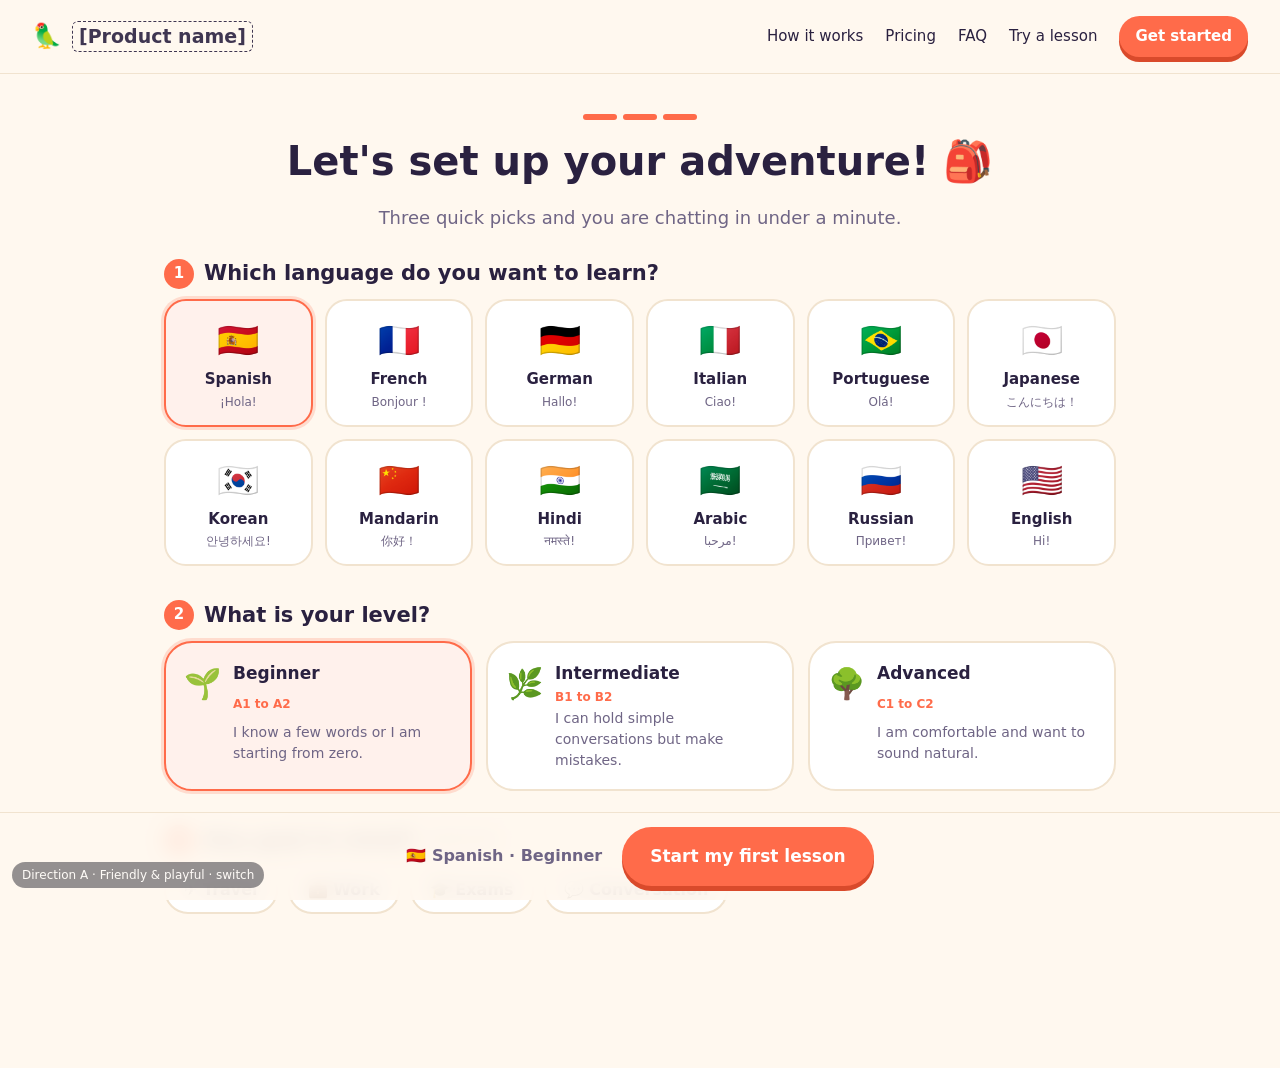
<file: a/onboarding.html>
<!doctype html><html lang="en"><head><meta charset="utf-8"><meta name="viewport" content="width=device-width,initial-scale=1">
<title>Onboarding · [Product name] prototype A</title><link rel="stylesheet" href="style.css"></head><body class="page-onb">
<header class="nav">
  <a class="logo" href="index.html"><span class="logo-ic">🦜</span><span class="ph">[Product name]</span></a>
  <button class="menu-toggle" type="button" aria-label="Menu">☰</button>
  <nav class="nav-links">
    <a href="index.html#how">How it works</a>
    <a href="index.html#pricing">Pricing</a>
    <a href="index.html#faq">FAQ</a>
    <a href="practice.html">Try a lesson</a>
    <a class="btn btn-primary btn-sm" href="onboarding.html">Get started</a>
  </nav>
</header>
<a class="dir-tag" href="../index.html" title="Back to directions">Direction A · Friendly & playful · switch</a>
<main class="onb">
  <div class="onb-head"><div class="progress-dots"><span class="on"></span><span class="on"></span><span class="on"></span></div><h1>Let's set up your adventure! 🎒</h1><p class="lead">Three quick picks and you are chatting in under a minute.</p></div>
  <section class="onb-step"><h2><span class="sn">1</span> Which language do you want to learn?</h2><div class="lang-grid" id="langGrid"></div></section>
  <section class="onb-step"><h2><span class="sn">2</span> What is your level?</h2><div class="level-grid"><button type="button" class="level-card" data-v="beginner"><span class="lv-ic">🌱</span><span class="lv-name">Beginner</span><span class="lv-cefr">A1 to A2</span><span class="lv-desc">I know a few words or I am starting from zero.</span></button><button type="button" class="level-card" data-v="intermediate"><span class="lv-ic">🌿</span><span class="lv-name">Intermediate</span><span class="lv-cefr">B1 to B2</span><span class="lv-desc">I can hold simple conversations but make mistakes.</span></button><button type="button" class="level-card" data-v="advanced"><span class="lv-ic">🌳</span><span class="lv-name">Advanced</span><span class="lv-cefr">C1 to C2</span><span class="lv-desc">I am comfortable and want to sound natural.</span></button></div></section>
  <section class="onb-step"><h2><span class="sn">3</span> Any goal in mind? <small>(optional)</small></h2><div class="goal-row"><button type="button" class="goal-chip" data-v="Travel">✈️ Travel</button><button type="button" class="goal-chip" data-v="Work">💼 Work</button><button type="button" class="goal-chip" data-v="Exams">🎓 Exams</button><button type="button" class="goal-chip" data-v="Conversation">💬 Conversation</button></div></section>
  <div class="onb-foot"><div class="summary" id="summary"></div><button class="btn btn-primary btn-lg" id="startBtn" type="button">Start my first lesson</button></div>
</main>
<script src="app.js"></script></body></html>
</file>
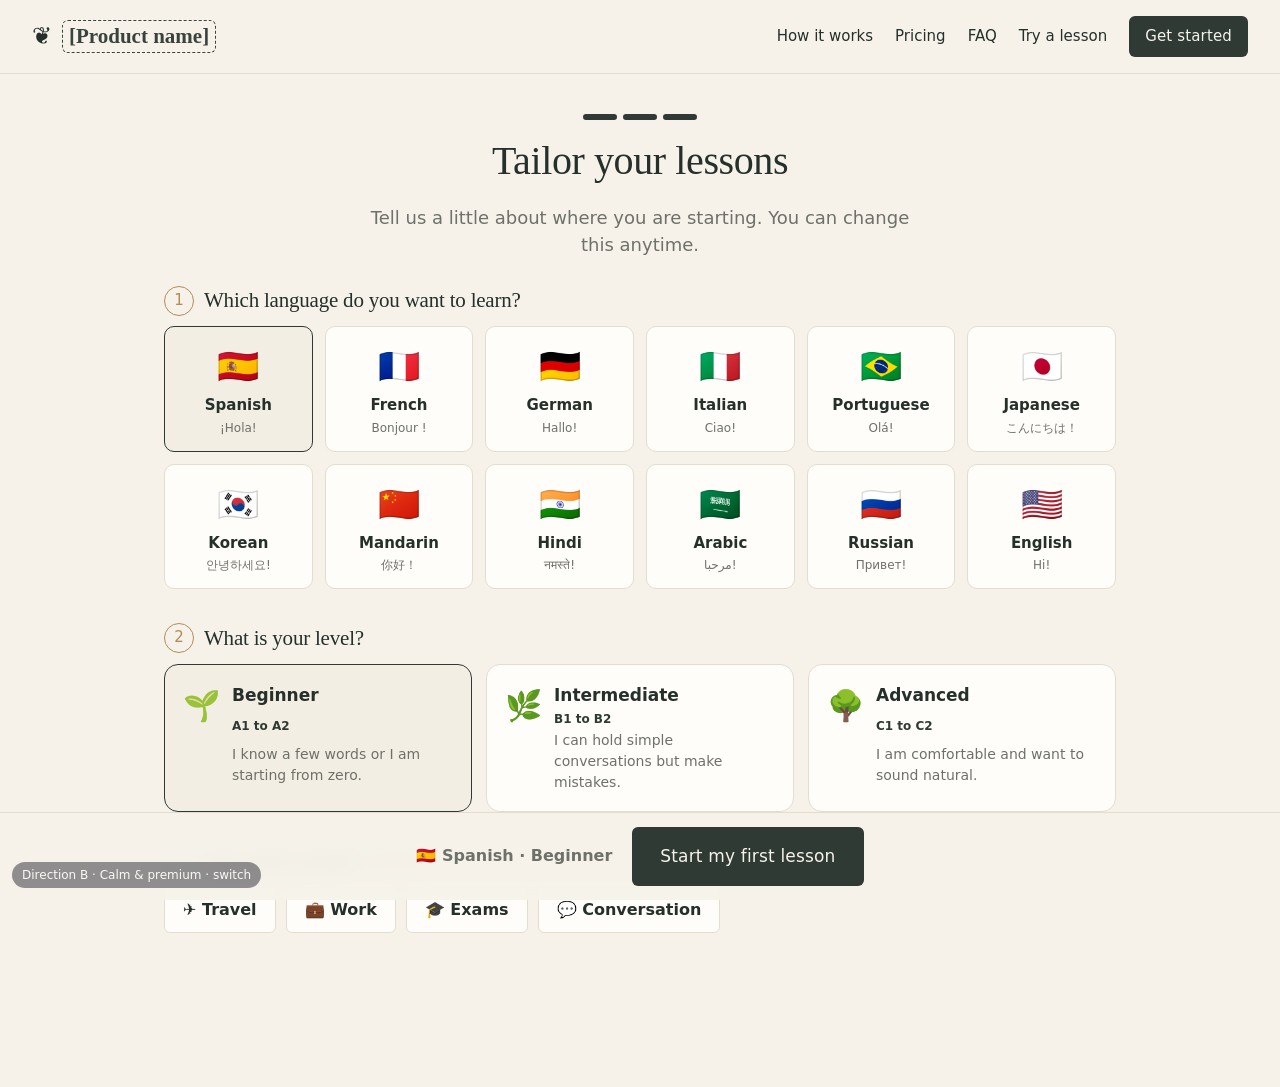
<file: b/onboarding.html>
<!doctype html><html lang="en"><head><meta charset="utf-8"><meta name="viewport" content="width=device-width,initial-scale=1">
<title>Onboarding · [Product name] prototype B</title><link rel="stylesheet" href="style.css"></head><body class="page-onb">
<header class="nav">
  <a class="logo" href="index.html"><span class="logo-ic">❦</span><span class="ph">[Product name]</span></a>
  <button class="menu-toggle" type="button" aria-label="Menu">☰</button>
  <nav class="nav-links">
    <a href="index.html#how">How it works</a>
    <a href="index.html#pricing">Pricing</a>
    <a href="index.html#faq">FAQ</a>
    <a href="practice.html">Try a lesson</a>
    <a class="btn btn-primary btn-sm" href="onboarding.html">Get started</a>
  </nav>
</header>
<a class="dir-tag" href="../index.html" title="Back to directions">Direction B · Calm & premium · switch</a>
<main class="onb">
  <div class="onb-head"><div class="progress-dots"><span class="on"></span><span class="on"></span><span class="on"></span></div><h1>Tailor your lessons</h1><p class="lead">Tell us a little about where you are starting. You can change this anytime.</p></div>
  <section class="onb-step"><h2><span class="sn">1</span> Which language do you want to learn?</h2><div class="lang-grid" id="langGrid"></div></section>
  <section class="onb-step"><h2><span class="sn">2</span> What is your level?</h2><div class="level-grid"><button type="button" class="level-card" data-v="beginner"><span class="lv-ic">🌱</span><span class="lv-name">Beginner</span><span class="lv-cefr">A1 to A2</span><span class="lv-desc">I know a few words or I am starting from zero.</span></button><button type="button" class="level-card" data-v="intermediate"><span class="lv-ic">🌿</span><span class="lv-name">Intermediate</span><span class="lv-cefr">B1 to B2</span><span class="lv-desc">I can hold simple conversations but make mistakes.</span></button><button type="button" class="level-card" data-v="advanced"><span class="lv-ic">🌳</span><span class="lv-name">Advanced</span><span class="lv-cefr">C1 to C2</span><span class="lv-desc">I am comfortable and want to sound natural.</span></button></div></section>
  <section class="onb-step"><h2><span class="sn">3</span> Any goal in mind? <small>(optional)</small></h2><div class="goal-row"><button type="button" class="goal-chip" data-v="Travel">✈️ Travel</button><button type="button" class="goal-chip" data-v="Work">💼 Work</button><button type="button" class="goal-chip" data-v="Exams">🎓 Exams</button><button type="button" class="goal-chip" data-v="Conversation">💬 Conversation</button></div></section>
  <div class="onb-foot"><div class="summary" id="summary"></div><button class="btn btn-primary btn-lg" id="startBtn" type="button">Start my first lesson</button></div>
</main>
<script src="app.js"></script></body></html>
</file>
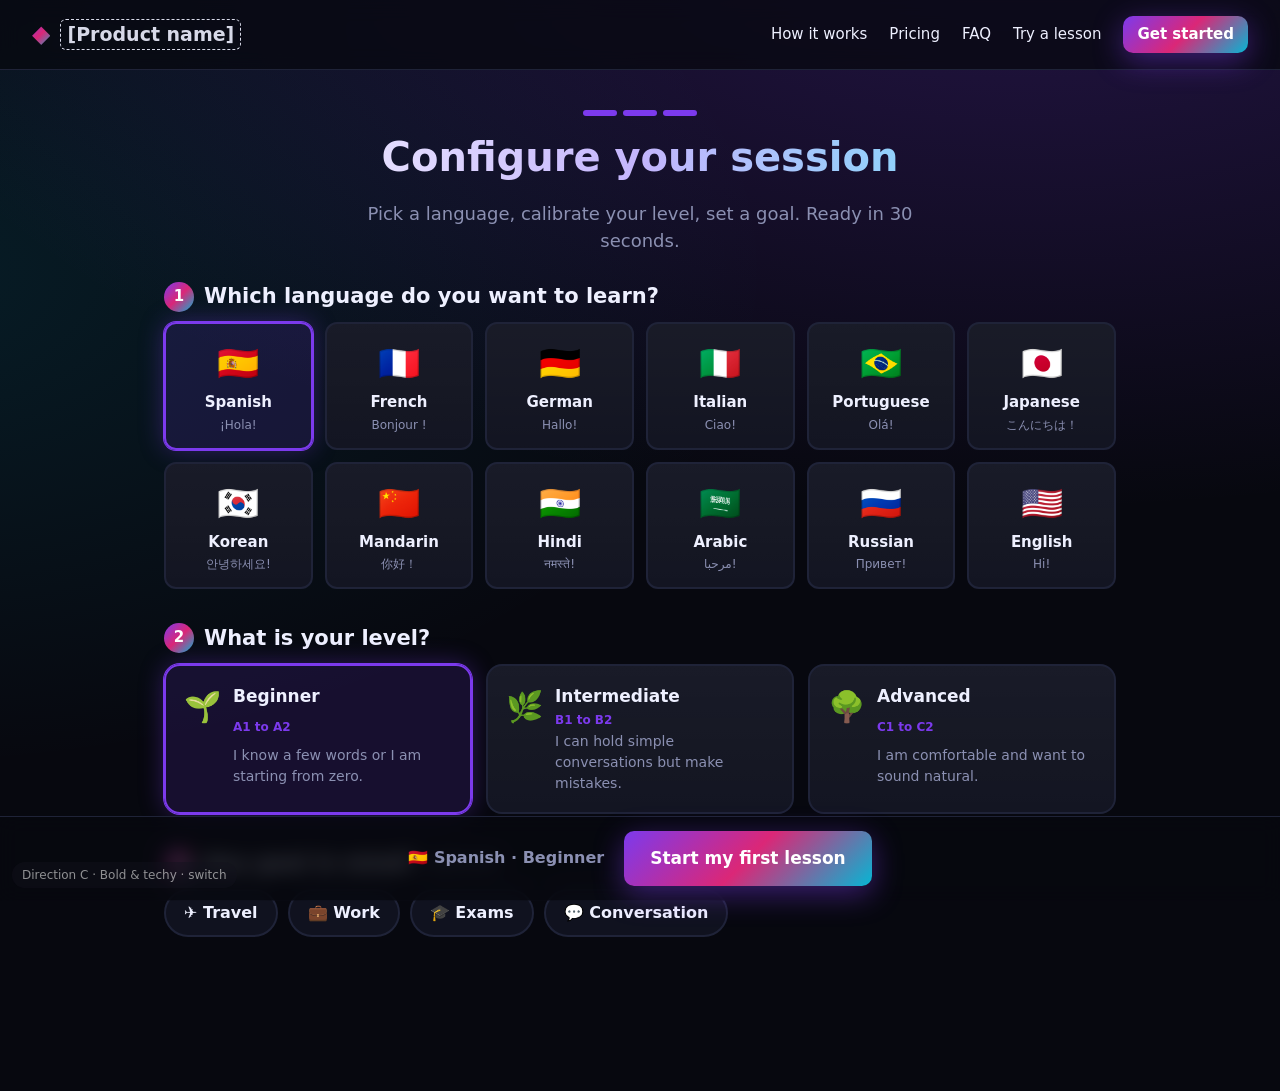
<file: c/onboarding.html>
<!doctype html><html lang="en"><head><meta charset="utf-8"><meta name="viewport" content="width=device-width,initial-scale=1">
<title>Onboarding · [Product name] prototype C</title><link rel="stylesheet" href="style.css"></head><body class="page-onb">
<header class="nav">
  <a class="logo" href="index.html"><span class="logo-ic">◆</span><span class="ph">[Product name]</span></a>
  <button class="menu-toggle" type="button" aria-label="Menu">☰</button>
  <nav class="nav-links">
    <a href="index.html#how">How it works</a>
    <a href="index.html#pricing">Pricing</a>
    <a href="index.html#faq">FAQ</a>
    <a href="practice.html">Try a lesson</a>
    <a class="btn btn-primary btn-sm" href="onboarding.html">Get started</a>
  </nav>
</header>
<a class="dir-tag" href="../index.html" title="Back to directions">Direction C · Bold & techy · switch</a>
<main class="onb">
  <div class="onb-head"><div class="progress-dots"><span class="on"></span><span class="on"></span><span class="on"></span></div><h1>Configure your session</h1><p class="lead">Pick a language, calibrate your level, set a goal. Ready in 30 seconds.</p></div>
  <section class="onb-step"><h2><span class="sn">1</span> Which language do you want to learn?</h2><div class="lang-grid" id="langGrid"></div></section>
  <section class="onb-step"><h2><span class="sn">2</span> What is your level?</h2><div class="level-grid"><button type="button" class="level-card" data-v="beginner"><span class="lv-ic">🌱</span><span class="lv-name">Beginner</span><span class="lv-cefr">A1 to A2</span><span class="lv-desc">I know a few words or I am starting from zero.</span></button><button type="button" class="level-card" data-v="intermediate"><span class="lv-ic">🌿</span><span class="lv-name">Intermediate</span><span class="lv-cefr">B1 to B2</span><span class="lv-desc">I can hold simple conversations but make mistakes.</span></button><button type="button" class="level-card" data-v="advanced"><span class="lv-ic">🌳</span><span class="lv-name">Advanced</span><span class="lv-cefr">C1 to C2</span><span class="lv-desc">I am comfortable and want to sound natural.</span></button></div></section>
  <section class="onb-step"><h2><span class="sn">3</span> Any goal in mind? <small>(optional)</small></h2><div class="goal-row"><button type="button" class="goal-chip" data-v="Travel">✈️ Travel</button><button type="button" class="goal-chip" data-v="Work">💼 Work</button><button type="button" class="goal-chip" data-v="Exams">🎓 Exams</button><button type="button" class="goal-chip" data-v="Conversation">💬 Conversation</button></div></section>
  <div class="onb-foot"><div class="summary" id="summary"></div><button class="btn btn-primary btn-lg" id="startBtn" type="button">Start my first lesson</button></div>
</main>
<script src="app.js"></script></body></html>
</file>
<file: a/style.css>
/* ===== BASE LAYOUT (shared) ===== */
*{box-sizing:border-box}
html{scroll-behavior:smooth}
body{margin:0;font-family:var(--font);background:var(--bg);color:var(--text);line-height:1.5;-webkit-font-smoothing:antialiased}
h1,h2,h3{font-family:var(--font-head);line-height:1.15;margin:0 0 .5em}
a{color:var(--link,var(--primary))}
.muted{color:var(--muted)} .small{font-size:13px}
.ph{border:1.5px dashed currentColor;border-radius:6px;padding:0 6px;font-weight:700;opacity:.9}
.btn{display:inline-flex;align-items:center;justify-content:center;gap:8px;padding:11px 20px;border-radius:var(--radius-btn);font:inherit;font-weight:600;text-decoration:none;border:2px solid transparent;cursor:pointer;transition:transform .12s,box-shadow .12s,background .12s}
.btn:hover{transform:translateY(-1px)}
.btn-primary{background:var(--primary);color:var(--primary-ink);box-shadow:var(--btn-shadow)}
.btn-ghost{background:transparent;color:var(--text);border-color:var(--border-strong)}
.btn-sm{padding:7px 14px;font-size:14px}.btn-lg{padding:15px 26px;font-size:17px}
/* nav */
.nav{display:flex;align-items:center;justify-content:space-between;padding:16px 32px;background:var(--nav-bg);border-bottom:1px solid var(--border);position:sticky;top:0;z-index:20;backdrop-filter:blur(10px)}
.logo{display:flex;align-items:center;gap:10px;text-decoration:none;color:var(--text);font-family:var(--font-head);font-size:19px}
.logo-ic{font-size:24px}
.nav-links{display:flex;align-items:center;gap:22px}
.nav-links a{color:var(--text);text-decoration:none;font-size:15px}
.nav-links a.btn{color:var(--primary-ink)}
.menu-toggle{display:none;background:none;border:0;font-size:24px;color:var(--text);cursor:pointer}
.dir-tag{position:fixed;left:12px;bottom:12px;z-index:60;font:12px/1 system-ui,sans-serif;background:rgba(20,20,30,.82);color:#fff;padding:7px 10px;border-radius:999px;text-decoration:none;opacity:.55}.dir-tag:hover{opacity:1}
/* landing */
.hero{display:grid;grid-template-columns:1.1fr .9fr;gap:48px;align-items:center;max-width:1200px;margin:0 auto;padding:64px 32px 72px}
.hero h1{font-size:54px;letter-spacing:-.02em}
.eyebrow{display:inline-block;font-size:14px;font-weight:600;color:var(--eyebrow,var(--primary));margin-bottom:14px}
.lead{font-size:18px;color:var(--muted);max-width:560px}
.cta-row{display:flex;gap:12px;flex-wrap:wrap;margin:26px 0 16px}
.trust{font-size:14px;color:var(--muted)}
.sample-chat{background:var(--surface);border:1px solid var(--border);border-radius:var(--radius-lg);padding:18px;box-shadow:var(--shadow)}
.sc-head{display:flex;align-items:center;gap:10px;padding-bottom:12px;margin-bottom:12px;border-bottom:1px solid var(--border)}
.sc-head small,.chat-head small{display:block;color:var(--muted);font-size:12px}
.live-dot{margin-left:auto;color:var(--ok);font-size:12px;font-weight:600}
.section{padding:72px 32px;max-width:1200px;margin:0 auto}
.section.alt{max-width:none;background:var(--surface-alt)}
.section.alt>*{max-width:1136px;margin-left:auto;margin-right:auto}
.sec-title{text-align:center;font-size:36px;margin-bottom:36px}
.vp-grid{display:grid;grid-template-columns:repeat(4,1fr);gap:20px}
.vp{background:var(--surface);border:1px solid var(--border);border-radius:var(--radius-lg);padding:24px}
.vp-ic{width:52px;height:52px;display:grid;place-items:center;font-size:26px;border-radius:var(--radius);background:var(--icon-bg);color:var(--icon-ink,var(--primary));margin-bottom:14px}
.vp h3{font-size:19px}.vp p{color:var(--muted);margin:0;font-size:15px}
.steps{display:grid;grid-template-columns:repeat(3,1fr);gap:24px}
.step{text-align:center;padding:12px 20px}
.step-n{width:52px;height:52px;margin:0 auto 14px;border-radius:50%;display:grid;place-items:center;font-weight:800;font-size:20px;background:var(--primary);color:var(--primary-ink)}
.step p{color:var(--muted)}
.split{display:grid;grid-template-columns:1fr 1fr;gap:48px;align-items:center}
.split h2{font-size:36px}
.mini-call{background:var(--call-bg);border-radius:var(--radius-lg);padding:14px;box-shadow:var(--shadow)}
.mini-tile{position:relative;aspect-ratio:16/10;border-radius:var(--radius);background:var(--tile-bg);overflow:hidden;display:grid;place-items:center}
.mini-tile .avatar-svg{height:92%}
.mini-sub{text-align:center;color:var(--sub-ink);background:var(--sub-bg);border-radius:10px;padding:10px;margin-top:10px;font-weight:600}
.tgrid{display:grid;grid-template-columns:repeat(3,1fr);gap:20px}
.tcard{margin:0;background:var(--surface);border:1px solid var(--border);border-radius:var(--radius-lg);padding:24px}
.tcard blockquote{margin:0 0 18px;font-size:17px}
.tcard figcaption{display:flex;align-items:center;gap:10px}
.tcard small{display:block;color:var(--muted)}
.t-av{width:40px;height:40px;border-radius:50%;display:grid;place-items:center;background:var(--icon-bg);color:var(--icon-ink,var(--primary));font-weight:700}
.pricing{display:grid;grid-template-columns:repeat(2,minmax(0,340px));gap:24px;justify-content:center}
.plan{position:relative;background:var(--surface);border:1px solid var(--border);border-radius:var(--radius-lg);padding:28px}
.plan.featured{border:2px solid var(--primary)}
.plan .badge{position:absolute;top:-12px;right:20px;background:var(--primary);color:var(--primary-ink);font-size:12px;font-weight:700;padding:4px 10px;border-radius:999px}
.price{font-size:40px;font-weight:800;font-family:var(--font-head);margin-bottom:8px}.price small{font-size:16px;color:var(--muted)}
.plan ul{padding-left:18px;color:var(--muted);margin:0 0 22px}
.faq{max-width:760px}
.faq details{background:var(--surface);border:1px solid var(--border);border-radius:var(--radius);padding:16px 20px;margin-bottom:10px}
.faq summary{font-weight:600;cursor:pointer}.faq p{color:var(--muted);margin:10px 0 0}
.cta-band{text-align:center;padding:72px 24px;background:var(--band-bg);color:var(--band-ink)}
.cta-band h2{font-size:34px;margin-bottom:22px}
.foot{text-align:center;padding:28px;color:var(--muted);font-size:14px;border-top:1px solid var(--border)}
/* chat bits (shared by landing + practice) */
.msg{display:flex;gap:10px;margin:12px 0;align-items:flex-end}
.msg.learner{justify-content:flex-end}
.bubble{max-width:78%;padding:11px 15px;border-radius:var(--radius-bubble);font-size:15px}
.msg.tutor .bubble{background:var(--tutor-bg);color:var(--tutor-ink);border-bottom-left-radius:6px}
.msg.learner .bubble{background:var(--learner-bg);color:var(--learner-ink);border-bottom-right-radius:6px}
.avatar-sm{flex:none;width:34px;height:34px;border-radius:50%;display:grid;place-items:center;background:var(--primary);color:var(--primary-ink);font-weight:700;font-size:14px}
.correction{margin-top:10px;background:var(--corr-bg);color:var(--corr-ink);border-radius:12px;padding:10px 12px;font-size:14px;border-left:4px solid var(--accent)}
.c-head{font-weight:700;font-size:12px;text-transform:uppercase;letter-spacing:.05em;margin-bottom:6px;color:var(--corr-head,var(--accent))}
.c-row{display:flex;gap:8px;margin:3px 0;align-items:baseline}
.c-lbl{flex:none;width:68px;font-size:11px;text-transform:uppercase;color:var(--corr-muted,var(--muted));letter-spacing:.04em}
del{color:var(--err);text-decoration-thickness:2px;background:var(--err-bg);border-radius:4px;padding:0 3px}
ins{color:var(--ok);text-decoration:none;font-weight:700;background:var(--ok-bg);border-radius:4px;padding:0 3px}
.c-why{margin-top:6px;font-size:13px;color:var(--corr-muted,var(--muted))}
.tr-btn{display:block;margin-top:6px;background:none;border:0;padding:0;font:600 12px var(--font);color:var(--tr-link,var(--primary));cursor:pointer}
.tr{display:none;font-size:13px;opacity:.75;margin-top:4px;font-style:italic}
.show-tr .tr{display:block}
.typing .bubble{display:flex;gap:4px;padding:14px}
.dot{width:7px;height:7px;border-radius:50%;background:currentColor;opacity:.4;animation:blink 1s infinite}
.dot:nth-child(2){animation-delay:.2s}.dot:nth-child(3){animation-delay:.4s}
@keyframes blink{50%{opacity:1}}
/* onboarding */
.onb{max-width:1000px;margin:0 auto;padding:40px 24px 120px}
.onb-head{text-align:center;margin-bottom:28px}.onb-head h1{font-size:40px}.onb-head .lead{margin:0 auto}
.progress-dots{display:flex;gap:6px;justify-content:center;margin-bottom:18px}
.progress-dots span{width:34px;height:6px;border-radius:3px;background:var(--border)}.progress-dots .on{background:var(--primary)}
.onb-step{margin-bottom:34px}
.onb-step h2{font-size:21px;display:flex;align-items:center;gap:10px}
.onb-step h2 small{font-weight:400;color:var(--muted);font-size:15px}
.sn{width:30px;height:30px;border-radius:50%;display:inline-grid;place-items:center;font-size:15px;background:var(--primary);color:var(--primary-ink);font-family:var(--font)}
.lang-grid{display:grid;grid-template-columns:repeat(6,1fr);gap:12px}
.lang-card,.level-card,.goal-chip{font:inherit;color:var(--text);background:var(--surface);border:2px solid var(--border);cursor:pointer;transition:all .12s}
.lang-card{border-radius:var(--radius);padding:14px 8px;display:flex;flex-direction:column;align-items:center;gap:2px}
.lang-card .flag{font-size:34px}.lang-card .lname{font-weight:700;font-size:15px}.lang-card .lhello{font-size:12px;color:var(--muted)}
.lang-card:hover,.level-card:hover,.goal-chip:hover{border-color:var(--border-strong)}
.selected{border-color:var(--primary)!important;background:var(--sel-bg)!important;box-shadow:0 0 0 3px var(--sel-ring)}
.level-grid{display:grid;grid-template-columns:repeat(3,1fr);gap:14px}
.level-card{border-radius:var(--radius-lg);padding:18px;text-align:left;display:grid;grid-template-columns:auto 1fr;column-gap:12px;row-gap:2px}
.lv-ic{grid-row:span 3;font-size:30px}.lv-name{font-weight:700;font-size:17px}.lv-cefr{font-size:12px;font-weight:700;color:var(--primary)}.lv-desc{font-size:14px;color:var(--muted)}
.goal-row{display:flex;flex-wrap:wrap;gap:10px}
.goal-chip{border-radius:999px;padding:10px 18px;font-weight:600}
.onb-foot{position:fixed;left:0;right:0;bottom:0;display:flex;justify-content:center;align-items:center;gap:20px;padding:14px 24px;background:var(--nav-bg);border-top:1px solid var(--border);backdrop-filter:blur(10px);z-index:30}
.summary{color:var(--muted);font-weight:600}
/* practice */
.practice{max-width:1280px;margin:0 auto;padding:18px 24px 24px}
.p-top{display:flex;justify-content:space-between;align-items:center;gap:16px;margin-bottom:14px;flex-wrap:wrap}
.p-title{font-size:16px}
.mode-switch{display:inline-flex;background:var(--surface);border:1px solid var(--border);border-radius:999px;padding:4px}
.mode-btn{font:inherit;font-weight:600;font-size:14px;border:0;background:transparent;color:var(--muted);padding:8px 16px;border-radius:999px;cursor:pointer}
.mode-btn.active{background:var(--primary);color:var(--primary-ink)}
.p-grid{display:grid;grid-template-columns:1fr 290px;gap:20px;align-items:start}
.stage{min-width:0}
.chat-wrap{background:var(--surface);border:1px solid var(--border);border-radius:var(--radius-lg);display:flex;flex-direction:column;height:calc(100vh - 170px);min-height:560px;overflow:hidden;box-shadow:var(--shadow)}
.chat-head{display:flex;align-items:center;gap:10px;padding:14px 18px;border-bottom:1px solid var(--border)}
.chat{flex:1;overflow-y:auto;padding:8px 18px}
.suggestions{display:flex;gap:8px;flex-wrap:wrap;padding:10px 18px 0;align-items:center}
.sugg-lbl{font-size:13px;color:var(--muted)}
.sugg{font:inherit;font-size:14px;border:1px solid var(--border-strong);background:var(--chip-bg,transparent);color:var(--text);padding:6px 12px;border-radius:999px;cursor:pointer}
.sugg:hover{border-color:var(--primary)}
.composer{display:flex;gap:8px;padding:12px 18px 16px}
.composer input{flex:1;min-width:0;font:inherit;padding:12px 14px;border-radius:var(--radius-btn);border:1.5px solid var(--border-strong);background:var(--input-bg,var(--bg));color:var(--text)}
.composer input:focus{outline:none;border-color:var(--primary)}
.icon-btn{flex:none;width:46px;border-radius:var(--radius-btn);border:1.5px solid var(--border-strong);background:var(--surface);font-size:18px;cursor:pointer}
/* voice */
.voice-panel{display:none;flex-direction:column;align-items:center;gap:6px;padding:12px;border-top:1px solid var(--border);background:var(--voice-bg)}
[data-mode="voice"] .voice-panel{display:flex}
[data-mode="voice"] .composer{display:none}
.mic-big{width:72px;height:72px;border-radius:50%;border:0;font-size:34px;background:var(--primary);color:var(--primary-ink);cursor:pointer;box-shadow:var(--btn-shadow);position:relative}
.listening .mic-big{background:var(--accent);animation:pulse 1.2s infinite}
@keyframes pulse{0%{box-shadow:0 0 0 0 var(--pulse)}100%{box-shadow:0 0 0 22px transparent}}
.wave{display:flex;gap:4px;align-items:center;height:44px}
.wave span{width:5px;height:6px;border-radius:3px;background:var(--wave);opacity:.35}
.listening .wave span{opacity:1;animation:wave .9s ease-in-out infinite}
@keyframes wave{0%,100%{height:6px}50%{height:40px}}
.wave span:nth-child(3n){animation-duration:.7s}.wave span:nth-child(4n){animation-duration:1.1s}
.voice-status{font-weight:700}
/* video */
.video-wrap{display:none;grid-template-columns:1fr 260px;gap:16px}
[data-mode="video"] .video-wrap{display:grid}
[data-mode="video"] .chat-wrap{display:none}
.call{background:var(--call-bg);border-radius:var(--radius-lg);padding:14px;box-shadow:var(--shadow);min-width:0}
.tutor-tile{position:relative;aspect-ratio:16/10;background:var(--tile-bg);border-radius:var(--radius);overflow:hidden;display:grid;place-items:center}
.tutor-tile .avatar-svg{height:88%;max-width:100%}
.tutor-tile video{position:absolute;inset:0;width:100%;height:100%;object-fit:cover;display:none;background:#000}
.tutor-tile.has-video video{display:block}
.tutor-tile.has-video .avatar-svg{display:none}
.play-btn{display:none;position:absolute;left:50%;top:50%;transform:translate(-50%,-50%);width:72px;height:72px;border-radius:50%;border:0;background:rgba(255,255,255,.92);color:#111;font-size:26px;cursor:pointer;box-shadow:0 6px 24px rgba(0,0,0,.3);z-index:3}
.tutor-tile.has-video .play-btn{display:block}
.tutor-tile.playing .play-btn{display:none}
.av-glow{transform-origin:100px 95px;opacity:.6}
.speaking .av-glow,.mini-tile .av-glow{animation:glow 1.4s ease-in-out infinite}
@keyframes glow{50%{opacity:1;transform:scale(1.05)}}
.av-mouth{transform-origin:100px 124px}
.speaking .av-mouth,.mini-tile .av-mouth{animation:talk .28s ease-in-out infinite alternate}
@keyframes talk{from{transform:scaleY(.6)}to{transform:scaleY(2.4)}}
.av-eyes{transform-origin:100px 98px;animation:eyes 4s infinite}
@keyframes eyes{0%,94%,100%{transform:scaleY(1)}97%{transform:scaleY(.1)}}
.tile-label{position:absolute;left:12px;bottom:12px;background:rgba(0,0,0,.55);color:#fff;font-size:13px;padding:5px 10px;border-radius:8px;z-index:2}
.rec{position:absolute;left:12px;top:12px;background:rgba(0,0,0,.55);color:#ff6b6b;font-size:12px;font-weight:700;padding:4px 9px;border-radius:8px;z-index:2}
.self-tile{position:absolute;right:12px;bottom:12px;width:24%;aspect-ratio:4/3;border-radius:12px;background:var(--self-bg);border:2px solid rgba(255,255,255,.7);overflow:hidden;display:grid;place-items:center;z-index:2}
.silhouette{width:60%;fill:rgba(255,255,255,.55)}
.cam-off-lbl{display:none;position:absolute;color:#fff;font-size:12px}
.self-tile.cam-off .silhouette{opacity:.15}.self-tile.cam-off .cam-off-lbl{display:block}
.self-cam{position:absolute;top:6px;right:6px;font-size:10px;border:0;border-radius:6px;padding:3px 6px;background:rgba(0,0,0,.5);color:#fff;cursor:pointer}
.self-lbl{position:absolute;left:6px;bottom:4px;color:#fff;font-size:11px}
.subs{position:relative;margin-top:12px;background:var(--sub-bg);color:var(--sub-ink);border-radius:12px;padding:12px 110px 12px 16px;min-height:56px}
.subs.hidden{visibility:hidden}
.sub-text{font-size:18px;font-weight:600}
.sub-tr{display:none;font-size:14px;opacity:.75;font-style:italic}
.subs.show-tr .sub-tr{display:block}
.tr-toggle{position:absolute;right:10px;top:50%;transform:translateY(-50%);font:600 12px var(--font);border:1px solid currentColor;background:transparent;color:inherit;border-radius:999px;padding:5px 10px;cursor:pointer;opacity:.8}
.tr-toggle.on{background:var(--primary);color:var(--primary-ink);border-color:var(--primary);opacity:1}
.controls{display:flex;justify-content:center;gap:14px;margin-top:14px}
.ctl{width:64px;height:64px;border-radius:50%;border:0;background:var(--ctl-bg);color:var(--ctl-ink);font-size:20px;font-weight:700;cursor:pointer;display:flex;flex-direction:column;align-items:center;justify-content:center;line-height:1.1}
.ctl small{font-size:9px;font-weight:600;margin-top:3px;opacity:.85}
.ctl.off{background:#e5484d;color:#fff}
.ctl.end{background:#e5484d;color:#fff;width:auto;border-radius:999px;padding:0 20px;flex-direction:row;gap:8px}
.ctl.end small{font-size:13px;margin:0}
.feedback{background:var(--surface);border:1px solid var(--border);border-radius:var(--radius-lg);padding:16px;max-height:calc(100vh - 170px);overflow:auto}
.feedback h3{font-size:17px;margin-bottom:2px}
.feedback .correction{margin-top:12px}
/* panel */
.panel{background:var(--surface);border:1px solid var(--border);border-radius:var(--radius-lg);padding:18px;box-shadow:var(--shadow)}
.panel h3{font-size:17px}
.ring-wrap{position:relative;width:150px;height:150px;margin:6px auto 14px}
.ring{width:100%;height:100%;transform:rotate(-90deg)}
.ring circle{fill:none;stroke-width:9;stroke-linecap:round}
.ring-bg{stroke:var(--ring-bg)}.ring-fg{stroke:var(--ring-fg);transition:stroke-dashoffset .5s}
.ring-txt{position:absolute;inset:0;display:flex;flex-direction:column;align-items:center;justify-content:center}
.ring-txt b{font-size:30px;font-family:var(--font-head)}.ring-txt small{color:var(--muted);font-size:12px}
.stats{display:grid;grid-template-columns:repeat(3,1fr);gap:8px;margin-bottom:16px}
.stat{background:var(--stat-bg);border-radius:var(--radius);padding:10px 6px;text-align:center;display:flex;flex-direction:column}
.stat b{font-size:19px}.stat small{font-size:11px;color:var(--muted);line-height:1.2}
.lesson-prog{margin-bottom:14px}.lp-top{display:flex;justify-content:space-between;font-size:14px;margin-bottom:6px}
.bar{height:10px;border-radius:5px;background:var(--ring-bg);overflow:hidden}
.bar-fill{height:100%;background:var(--bar-fill,var(--primary));border-radius:5px;transition:width .4s}
.panel-tip{font-size:13px;color:var(--muted);background:var(--stat-bg);border-radius:var(--radius);padding:10px 12px}
/* modal */
.modal{display:none;position:fixed;inset:0;background:rgba(0,0,0,.5);z-index:80;place-items:center;padding:20px}
.modal.open{display:grid}
.modal-card{background:var(--surface);color:var(--text);border-radius:var(--radius-lg);padding:32px;text-align:center;max-width:420px;width:100%}
.big-emoji{font-size:52px}
/* ===== responsive ===== */
@media (max-width:1100px){.vp-grid{grid-template-columns:repeat(2,1fr)}.video-wrap{grid-template-columns:1fr}.feedback{max-height:none}}
@media (max-width:900px){
  .hero{grid-template-columns:1fr;padding:40px 20px;gap:32px}.hero h1{font-size:40px}
  .steps,.tgrid,.split{grid-template-columns:1fr}.lang-grid{grid-template-columns:repeat(4,1fr)}
  .p-grid{grid-template-columns:1fr}.panel{order:-1}
}
@media (max-width:640px){
  .nav{padding:12px 16px}.menu-toggle{display:block}
  .nav-links{display:none;position:absolute;top:100%;left:0;right:0;flex-direction:column;align-items:stretch;gap:0;background:var(--surface);border-bottom:1px solid var(--border);padding:8px 16px 16px}
  .nav-links a{padding:10px 0}.nav-open .nav-links{display:flex}
  .hero h1{font-size:34px}.lead{font-size:16px}.section{padding:48px 18px}.sec-title,.split h2{font-size:28px}
  .vp-grid,.pricing,.level-grid{grid-template-columns:1fr}
  .lang-grid{grid-template-columns:repeat(3,1fr);gap:8px}.lang-card .flag{font-size:28px}
  .onb-head h1{font-size:30px}.onb-foot{flex-direction:column;gap:8px;padding:10px 16px}.onb-foot .btn{width:100%}
  .practice{padding:10px 10px 16px}.p-top{flex-direction:column;align-items:stretch}.mode-switch{justify-content:space-between}.mode-btn{flex:1;padding:8px 6px}
  .panel{padding:12px;display:grid;grid-template-columns:96px 1fr;column-gap:12px;align-items:center}
  .panel h3,.panel-tip{display:none}.ring-wrap{width:96px;height:96px;margin:0;grid-row:span 2}.ring-txt b{font-size:20px}
  .stats{margin-bottom:8px}.stat{padding:6px 4px}.stat b{font-size:16px}.lesson-prog{margin:0}
  .chat-wrap{height:70vh;min-height:480px}.bubble{max-width:88%}.c-row{flex-direction:column;gap:0}.c-lbl{width:auto}
  .subs{padding-right:16px;padding-bottom:42px}.tr-toggle{top:auto;bottom:8px;transform:none}.sub-text{font-size:16px}
  .self-tile{width:32%}.ctl{width:54px;height:54px}.dir-tag{display:none}
}

/* ===== sound / speech ===== */
.p-top{position:relative}
.snd-ctrls{display:flex;gap:8px}
.pill-btn{font:inherit;font-size:13px;font-weight:600;border:1px solid var(--border-strong);background:var(--surface);color:var(--text);padding:7px 12px;border-radius:999px;cursor:pointer}
.pill-btn.off{color:var(--err);border-color:var(--err)}
.pill-btn.on{background:var(--primary);color:var(--primary-ink);border-color:var(--primary)}
.p-top .mode-switch{margin-left:auto}
.sound-hint{display:none;position:fixed;left:50%;top:84px;transform:translateX(-50%);z-index:70;font:600 14px var(--font);background:var(--primary);color:var(--primary-ink);border:0;border-radius:999px;padding:10px 18px;box-shadow:0 8px 24px rgba(0,0,0,.25);cursor:pointer;animation:hintpop 1.6s ease-in-out infinite}
.sound-hint.show{display:block}.sound-hint.info{animation:none;background:#2b2b38;color:#fff;cursor:default}
@keyframes hintpop{50%{transform:translateX(-50%) scale(1.05)}}
.msg-tools{display:flex;gap:12px;align-items:center;margin-top:6px}
.msg-tools .tr-btn{margin-top:0}
.say-btn{background:none;border:0;padding:0;font-size:14px;line-height:1;cursor:pointer;opacity:.7}
.say-btn:hover{opacity:1}.say-btn.on{opacity:1;animation:saypulse .6s ease-in-out infinite alternate}
@keyframes saypulse{to{transform:scale(1.25)}}
.c-say{margin-left:6px;vertical-align:middle}
.tutor-speaking .wave span{opacity:1;background:var(--accent);animation:wave .7s ease-in-out infinite}
.tutor-speaking .mic-big{opacity:.85}
.sub-text mark{background:var(--accent);color:#111;border-radius:4px;padding:0 2px}
@media (max-width:640px){.snd-ctrls{justify-content:flex-end}.p-top .mode-switch{margin-left:0}.sound-hint{top:70px}}

/* ===== THEME A ===== */
:root{--font:"Nunito","Quicksand",ui-rounded,system-ui,-apple-system,"Segoe UI",Roboto,sans-serif;--font-head:ui-rounded,"Nunito",system-ui,sans-serif;
--bg:#fff8ef;--surface:#ffffff;--surface-alt:#fff0dc;--text:#2a2140;--muted:#6f6585;--primary:#ff6b4a;--primary-ink:#fff;--accent:#ffb020;--link:#ff6b4a;
--border:#f1e3cf;--border-strong:#e6cfb0;--radius:18px;--radius-lg:28px;--radius-btn:999px;--radius-bubble:22px;--shadow:0 10px 30px rgba(255,107,74,.12);--btn-shadow:0 5px 0 #d94a2b;
--nav-bg:rgba(255,248,239,.9);--icon-bg:#ffe9e2;--eyebrow:#e0552f;--band-bg:linear-gradient(120deg,#ff6b4a,#ffb020);--band-ink:#fff;
--tutor-bg:#eef6ff;--tutor-ink:#2a2140;--learner-bg:#ff6b4a;--learner-ink:#fff;--corr-bg:#fffaf0;--corr-ink:#2a2140;--corr-head:#d98200;
--ok:#14a37f;--ok-bg:#dcf7ee;--err:#e0413a;--err-bg:#ffe3e1;--sel-bg:#fff1ec;--sel-ring:rgba(255,107,74,.2);
--voice-bg:#fff6e8;--pulse:rgba(255,176,32,.6);--wave:#ff6b4a;--call-bg:#2a2140;--tile-bg:radial-gradient(circle at 50% 40%,#ffd9a8,#ff9f7a 70%);--self-bg:#5b4b8a;
--sub-bg:#ffffff;--sub-ink:#2a2140;--ctl-bg:#40355e;--ctl-ink:#fff;--ring-bg:#ffe8d6;--ring-fg:#14c08f;--stat-bg:#fff4e6;--bar-fill:linear-gradient(90deg,#ffb020,#ff6b4a);
--glow1:#fff6c9;--glow2:#ffb020;--skin:#f5c49c;--skin2:#e6aa80;--hair:#5a2e1c;--shirt:#3ec5a0;}
.hero h1{font-weight:900}
.hero{position:relative}
.hero-visual{position:relative}
.hero-visual:before{content:"";position:absolute;inset:-30px -10px auto auto;width:180px;height:180px;border-radius:50%;background:#ffd23f;z-index:-1}
.hero-visual:after{content:"";position:absolute;left:-30px;bottom:-30px;width:120px;height:120px;border-radius:40px;background:#3ec5a0;transform:rotate(18deg);z-index:-1}
.sample-chat{transform:rotate(-1.5deg)}
.vp:nth-child(2) .vp-ic{background:#fff3cc}.vp:nth-child(3) .vp-ic{background:#dcf7ee}.vp:nth-child(4) .vp-ic{background:#ece6ff}
.vp{border-width:2px;transition:transform .15s}.vp:hover{transform:translateY(-4px) rotate(-.5deg)}
.step:nth-child(2) .step-n{background:#ffb020}.step:nth-child(3) .step-n{background:#3ec5a0}
.step-n{border-radius:18px;transform:rotate(-6deg)}
.btn-ghost{border-width:2px;background:#fff}
.lang-card{border-radius:22px}.lang-card:hover{transform:translateY(-3px) rotate(-1deg)}
.mode-btn.active{box-shadow:0 3px 0 #d94a2b}
.ctl{background:#40355e}
.logo{font-weight:900}
</file>
<file: b/style.css>
/* ===== BASE LAYOUT (shared) ===== */
*{box-sizing:border-box}
html{scroll-behavior:smooth}
body{margin:0;font-family:var(--font);background:var(--bg);color:var(--text);line-height:1.5;-webkit-font-smoothing:antialiased}
h1,h2,h3{font-family:var(--font-head);line-height:1.15;margin:0 0 .5em}
a{color:var(--link,var(--primary))}
.muted{color:var(--muted)} .small{font-size:13px}
.ph{border:1.5px dashed currentColor;border-radius:6px;padding:0 6px;font-weight:700;opacity:.9}
.btn{display:inline-flex;align-items:center;justify-content:center;gap:8px;padding:11px 20px;border-radius:var(--radius-btn);font:inherit;font-weight:600;text-decoration:none;border:2px solid transparent;cursor:pointer;transition:transform .12s,box-shadow .12s,background .12s}
.btn:hover{transform:translateY(-1px)}
.btn-primary{background:var(--primary);color:var(--primary-ink);box-shadow:var(--btn-shadow)}
.btn-ghost{background:transparent;color:var(--text);border-color:var(--border-strong)}
.btn-sm{padding:7px 14px;font-size:14px}.btn-lg{padding:15px 26px;font-size:17px}
/* nav */
.nav{display:flex;align-items:center;justify-content:space-between;padding:16px 32px;background:var(--nav-bg);border-bottom:1px solid var(--border);position:sticky;top:0;z-index:20;backdrop-filter:blur(10px)}
.logo{display:flex;align-items:center;gap:10px;text-decoration:none;color:var(--text);font-family:var(--font-head);font-size:19px}
.logo-ic{font-size:24px}
.nav-links{display:flex;align-items:center;gap:22px}
.nav-links a{color:var(--text);text-decoration:none;font-size:15px}
.nav-links a.btn{color:var(--primary-ink)}
.menu-toggle{display:none;background:none;border:0;font-size:24px;color:var(--text);cursor:pointer}
.dir-tag{position:fixed;left:12px;bottom:12px;z-index:60;font:12px/1 system-ui,sans-serif;background:rgba(20,20,30,.82);color:#fff;padding:7px 10px;border-radius:999px;text-decoration:none;opacity:.55}.dir-tag:hover{opacity:1}
/* landing */
.hero{display:grid;grid-template-columns:1.1fr .9fr;gap:48px;align-items:center;max-width:1200px;margin:0 auto;padding:64px 32px 72px}
.hero h1{font-size:54px;letter-spacing:-.02em}
.eyebrow{display:inline-block;font-size:14px;font-weight:600;color:var(--eyebrow,var(--primary));margin-bottom:14px}
.lead{font-size:18px;color:var(--muted);max-width:560px}
.cta-row{display:flex;gap:12px;flex-wrap:wrap;margin:26px 0 16px}
.trust{font-size:14px;color:var(--muted)}
.sample-chat{background:var(--surface);border:1px solid var(--border);border-radius:var(--radius-lg);padding:18px;box-shadow:var(--shadow)}
.sc-head{display:flex;align-items:center;gap:10px;padding-bottom:12px;margin-bottom:12px;border-bottom:1px solid var(--border)}
.sc-head small,.chat-head small{display:block;color:var(--muted);font-size:12px}
.live-dot{margin-left:auto;color:var(--ok);font-size:12px;font-weight:600}
.section{padding:72px 32px;max-width:1200px;margin:0 auto}
.section.alt{max-width:none;background:var(--surface-alt)}
.section.alt>*{max-width:1136px;margin-left:auto;margin-right:auto}
.sec-title{text-align:center;font-size:36px;margin-bottom:36px}
.vp-grid{display:grid;grid-template-columns:repeat(4,1fr);gap:20px}
.vp{background:var(--surface);border:1px solid var(--border);border-radius:var(--radius-lg);padding:24px}
.vp-ic{width:52px;height:52px;display:grid;place-items:center;font-size:26px;border-radius:var(--radius);background:var(--icon-bg);color:var(--icon-ink,var(--primary));margin-bottom:14px}
.vp h3{font-size:19px}.vp p{color:var(--muted);margin:0;font-size:15px}
.steps{display:grid;grid-template-columns:repeat(3,1fr);gap:24px}
.step{text-align:center;padding:12px 20px}
.step-n{width:52px;height:52px;margin:0 auto 14px;border-radius:50%;display:grid;place-items:center;font-weight:800;font-size:20px;background:var(--primary);color:var(--primary-ink)}
.step p{color:var(--muted)}
.split{display:grid;grid-template-columns:1fr 1fr;gap:48px;align-items:center}
.split h2{font-size:36px}
.mini-call{background:var(--call-bg);border-radius:var(--radius-lg);padding:14px;box-shadow:var(--shadow)}
.mini-tile{position:relative;aspect-ratio:16/10;border-radius:var(--radius);background:var(--tile-bg);overflow:hidden;display:grid;place-items:center}
.mini-tile .avatar-svg{height:92%}
.mini-sub{text-align:center;color:var(--sub-ink);background:var(--sub-bg);border-radius:10px;padding:10px;margin-top:10px;font-weight:600}
.tgrid{display:grid;grid-template-columns:repeat(3,1fr);gap:20px}
.tcard{margin:0;background:var(--surface);border:1px solid var(--border);border-radius:var(--radius-lg);padding:24px}
.tcard blockquote{margin:0 0 18px;font-size:17px}
.tcard figcaption{display:flex;align-items:center;gap:10px}
.tcard small{display:block;color:var(--muted)}
.t-av{width:40px;height:40px;border-radius:50%;display:grid;place-items:center;background:var(--icon-bg);color:var(--icon-ink,var(--primary));font-weight:700}
.pricing{display:grid;grid-template-columns:repeat(2,minmax(0,340px));gap:24px;justify-content:center}
.plan{position:relative;background:var(--surface);border:1px solid var(--border);border-radius:var(--radius-lg);padding:28px}
.plan.featured{border:2px solid var(--primary)}
.plan .badge{position:absolute;top:-12px;right:20px;background:var(--primary);color:var(--primary-ink);font-size:12px;font-weight:700;padding:4px 10px;border-radius:999px}
.price{font-size:40px;font-weight:800;font-family:var(--font-head);margin-bottom:8px}.price small{font-size:16px;color:var(--muted)}
.plan ul{padding-left:18px;color:var(--muted);margin:0 0 22px}
.faq{max-width:760px}
.faq details{background:var(--surface);border:1px solid var(--border);border-radius:var(--radius);padding:16px 20px;margin-bottom:10px}
.faq summary{font-weight:600;cursor:pointer}.faq p{color:var(--muted);margin:10px 0 0}
.cta-band{text-align:center;padding:72px 24px;background:var(--band-bg);color:var(--band-ink)}
.cta-band h2{font-size:34px;margin-bottom:22px}
.foot{text-align:center;padding:28px;color:var(--muted);font-size:14px;border-top:1px solid var(--border)}
/* chat bits (shared by landing + practice) */
.msg{display:flex;gap:10px;margin:12px 0;align-items:flex-end}
.msg.learner{justify-content:flex-end}
.bubble{max-width:78%;padding:11px 15px;border-radius:var(--radius-bubble);font-size:15px}
.msg.tutor .bubble{background:var(--tutor-bg);color:var(--tutor-ink);border-bottom-left-radius:6px}
.msg.learner .bubble{background:var(--learner-bg);color:var(--learner-ink);border-bottom-right-radius:6px}
.avatar-sm{flex:none;width:34px;height:34px;border-radius:50%;display:grid;place-items:center;background:var(--primary);color:var(--primary-ink);font-weight:700;font-size:14px}
.correction{margin-top:10px;background:var(--corr-bg);color:var(--corr-ink);border-radius:12px;padding:10px 12px;font-size:14px;border-left:4px solid var(--accent)}
.c-head{font-weight:700;font-size:12px;text-transform:uppercase;letter-spacing:.05em;margin-bottom:6px;color:var(--corr-head,var(--accent))}
.c-row{display:flex;gap:8px;margin:3px 0;align-items:baseline}
.c-lbl{flex:none;width:68px;font-size:11px;text-transform:uppercase;color:var(--corr-muted,var(--muted));letter-spacing:.04em}
del{color:var(--err);text-decoration-thickness:2px;background:var(--err-bg);border-radius:4px;padding:0 3px}
ins{color:var(--ok);text-decoration:none;font-weight:700;background:var(--ok-bg);border-radius:4px;padding:0 3px}
.c-why{margin-top:6px;font-size:13px;color:var(--corr-muted,var(--muted))}
.tr-btn{display:block;margin-top:6px;background:none;border:0;padding:0;font:600 12px var(--font);color:var(--tr-link,var(--primary));cursor:pointer}
.tr{display:none;font-size:13px;opacity:.75;margin-top:4px;font-style:italic}
.show-tr .tr{display:block}
.typing .bubble{display:flex;gap:4px;padding:14px}
.dot{width:7px;height:7px;border-radius:50%;background:currentColor;opacity:.4;animation:blink 1s infinite}
.dot:nth-child(2){animation-delay:.2s}.dot:nth-child(3){animation-delay:.4s}
@keyframes blink{50%{opacity:1}}
/* onboarding */
.onb{max-width:1000px;margin:0 auto;padding:40px 24px 120px}
.onb-head{text-align:center;margin-bottom:28px}.onb-head h1{font-size:40px}.onb-head .lead{margin:0 auto}
.progress-dots{display:flex;gap:6px;justify-content:center;margin-bottom:18px}
.progress-dots span{width:34px;height:6px;border-radius:3px;background:var(--border)}.progress-dots .on{background:var(--primary)}
.onb-step{margin-bottom:34px}
.onb-step h2{font-size:21px;display:flex;align-items:center;gap:10px}
.onb-step h2 small{font-weight:400;color:var(--muted);font-size:15px}
.sn{width:30px;height:30px;border-radius:50%;display:inline-grid;place-items:center;font-size:15px;background:var(--primary);color:var(--primary-ink);font-family:var(--font)}
.lang-grid{display:grid;grid-template-columns:repeat(6,1fr);gap:12px}
.lang-card,.level-card,.goal-chip{font:inherit;color:var(--text);background:var(--surface);border:2px solid var(--border);cursor:pointer;transition:all .12s}
.lang-card{border-radius:var(--radius);padding:14px 8px;display:flex;flex-direction:column;align-items:center;gap:2px}
.lang-card .flag{font-size:34px}.lang-card .lname{font-weight:700;font-size:15px}.lang-card .lhello{font-size:12px;color:var(--muted)}
.lang-card:hover,.level-card:hover,.goal-chip:hover{border-color:var(--border-strong)}
.selected{border-color:var(--primary)!important;background:var(--sel-bg)!important;box-shadow:0 0 0 3px var(--sel-ring)}
.level-grid{display:grid;grid-template-columns:repeat(3,1fr);gap:14px}
.level-card{border-radius:var(--radius-lg);padding:18px;text-align:left;display:grid;grid-template-columns:auto 1fr;column-gap:12px;row-gap:2px}
.lv-ic{grid-row:span 3;font-size:30px}.lv-name{font-weight:700;font-size:17px}.lv-cefr{font-size:12px;font-weight:700;color:var(--primary)}.lv-desc{font-size:14px;color:var(--muted)}
.goal-row{display:flex;flex-wrap:wrap;gap:10px}
.goal-chip{border-radius:999px;padding:10px 18px;font-weight:600}
.onb-foot{position:fixed;left:0;right:0;bottom:0;display:flex;justify-content:center;align-items:center;gap:20px;padding:14px 24px;background:var(--nav-bg);border-top:1px solid var(--border);backdrop-filter:blur(10px);z-index:30}
.summary{color:var(--muted);font-weight:600}
/* practice */
.practice{max-width:1280px;margin:0 auto;padding:18px 24px 24px}
.p-top{display:flex;justify-content:space-between;align-items:center;gap:16px;margin-bottom:14px;flex-wrap:wrap}
.p-title{font-size:16px}
.mode-switch{display:inline-flex;background:var(--surface);border:1px solid var(--border);border-radius:999px;padding:4px}
.mode-btn{font:inherit;font-weight:600;font-size:14px;border:0;background:transparent;color:var(--muted);padding:8px 16px;border-radius:999px;cursor:pointer}
.mode-btn.active{background:var(--primary);color:var(--primary-ink)}
.p-grid{display:grid;grid-template-columns:1fr 290px;gap:20px;align-items:start}
.stage{min-width:0}
.chat-wrap{background:var(--surface);border:1px solid var(--border);border-radius:var(--radius-lg);display:flex;flex-direction:column;height:calc(100vh - 170px);min-height:560px;overflow:hidden;box-shadow:var(--shadow)}
.chat-head{display:flex;align-items:center;gap:10px;padding:14px 18px;border-bottom:1px solid var(--border)}
.chat{flex:1;overflow-y:auto;padding:8px 18px}
.suggestions{display:flex;gap:8px;flex-wrap:wrap;padding:10px 18px 0;align-items:center}
.sugg-lbl{font-size:13px;color:var(--muted)}
.sugg{font:inherit;font-size:14px;border:1px solid var(--border-strong);background:var(--chip-bg,transparent);color:var(--text);padding:6px 12px;border-radius:999px;cursor:pointer}
.sugg:hover{border-color:var(--primary)}
.composer{display:flex;gap:8px;padding:12px 18px 16px}
.composer input{flex:1;min-width:0;font:inherit;padding:12px 14px;border-radius:var(--radius-btn);border:1.5px solid var(--border-strong);background:var(--input-bg,var(--bg));color:var(--text)}
.composer input:focus{outline:none;border-color:var(--primary)}
.icon-btn{flex:none;width:46px;border-radius:var(--radius-btn);border:1.5px solid var(--border-strong);background:var(--surface);font-size:18px;cursor:pointer}
/* voice */
.voice-panel{display:none;flex-direction:column;align-items:center;gap:6px;padding:12px;border-top:1px solid var(--border);background:var(--voice-bg)}
[data-mode="voice"] .voice-panel{display:flex}
[data-mode="voice"] .composer{display:none}
.mic-big{width:72px;height:72px;border-radius:50%;border:0;font-size:34px;background:var(--primary);color:var(--primary-ink);cursor:pointer;box-shadow:var(--btn-shadow);position:relative}
.listening .mic-big{background:var(--accent);animation:pulse 1.2s infinite}
@keyframes pulse{0%{box-shadow:0 0 0 0 var(--pulse)}100%{box-shadow:0 0 0 22px transparent}}
.wave{display:flex;gap:4px;align-items:center;height:44px}
.wave span{width:5px;height:6px;border-radius:3px;background:var(--wave);opacity:.35}
.listening .wave span{opacity:1;animation:wave .9s ease-in-out infinite}
@keyframes wave{0%,100%{height:6px}50%{height:40px}}
.wave span:nth-child(3n){animation-duration:.7s}.wave span:nth-child(4n){animation-duration:1.1s}
.voice-status{font-weight:700}
/* video */
.video-wrap{display:none;grid-template-columns:1fr 260px;gap:16px}
[data-mode="video"] .video-wrap{display:grid}
[data-mode="video"] .chat-wrap{display:none}
.call{background:var(--call-bg);border-radius:var(--radius-lg);padding:14px;box-shadow:var(--shadow);min-width:0}
.tutor-tile{position:relative;aspect-ratio:16/10;background:var(--tile-bg);border-radius:var(--radius);overflow:hidden;display:grid;place-items:center}
.tutor-tile .avatar-svg{height:88%;max-width:100%}
.tutor-tile video{position:absolute;inset:0;width:100%;height:100%;object-fit:cover;display:none;background:#000}
.tutor-tile.has-video video{display:block}
.tutor-tile.has-video .avatar-svg{display:none}
.play-btn{display:none;position:absolute;left:50%;top:50%;transform:translate(-50%,-50%);width:72px;height:72px;border-radius:50%;border:0;background:rgba(255,255,255,.92);color:#111;font-size:26px;cursor:pointer;box-shadow:0 6px 24px rgba(0,0,0,.3);z-index:3}
.tutor-tile.has-video .play-btn{display:block}
.tutor-tile.playing .play-btn{display:none}
.av-glow{transform-origin:100px 95px;opacity:.6}
.speaking .av-glow,.mini-tile .av-glow{animation:glow 1.4s ease-in-out infinite}
@keyframes glow{50%{opacity:1;transform:scale(1.05)}}
.av-mouth{transform-origin:100px 124px}
.speaking .av-mouth,.mini-tile .av-mouth{animation:talk .28s ease-in-out infinite alternate}
@keyframes talk{from{transform:scaleY(.6)}to{transform:scaleY(2.4)}}
.av-eyes{transform-origin:100px 98px;animation:eyes 4s infinite}
@keyframes eyes{0%,94%,100%{transform:scaleY(1)}97%{transform:scaleY(.1)}}
.tile-label{position:absolute;left:12px;bottom:12px;background:rgba(0,0,0,.55);color:#fff;font-size:13px;padding:5px 10px;border-radius:8px;z-index:2}
.rec{position:absolute;left:12px;top:12px;background:rgba(0,0,0,.55);color:#ff6b6b;font-size:12px;font-weight:700;padding:4px 9px;border-radius:8px;z-index:2}
.self-tile{position:absolute;right:12px;bottom:12px;width:24%;aspect-ratio:4/3;border-radius:12px;background:var(--self-bg);border:2px solid rgba(255,255,255,.7);overflow:hidden;display:grid;place-items:center;z-index:2}
.silhouette{width:60%;fill:rgba(255,255,255,.55)}
.cam-off-lbl{display:none;position:absolute;color:#fff;font-size:12px}
.self-tile.cam-off .silhouette{opacity:.15}.self-tile.cam-off .cam-off-lbl{display:block}
.self-cam{position:absolute;top:6px;right:6px;font-size:10px;border:0;border-radius:6px;padding:3px 6px;background:rgba(0,0,0,.5);color:#fff;cursor:pointer}
.self-lbl{position:absolute;left:6px;bottom:4px;color:#fff;font-size:11px}
.subs{position:relative;margin-top:12px;background:var(--sub-bg);color:var(--sub-ink);border-radius:12px;padding:12px 110px 12px 16px;min-height:56px}
.subs.hidden{visibility:hidden}
.sub-text{font-size:18px;font-weight:600}
.sub-tr{display:none;font-size:14px;opacity:.75;font-style:italic}
.subs.show-tr .sub-tr{display:block}
.tr-toggle{position:absolute;right:10px;top:50%;transform:translateY(-50%);font:600 12px var(--font);border:1px solid currentColor;background:transparent;color:inherit;border-radius:999px;padding:5px 10px;cursor:pointer;opacity:.8}
.tr-toggle.on{background:var(--primary);color:var(--primary-ink);border-color:var(--primary);opacity:1}
.controls{display:flex;justify-content:center;gap:14px;margin-top:14px}
.ctl{width:64px;height:64px;border-radius:50%;border:0;background:var(--ctl-bg);color:var(--ctl-ink);font-size:20px;font-weight:700;cursor:pointer;display:flex;flex-direction:column;align-items:center;justify-content:center;line-height:1.1}
.ctl small{font-size:9px;font-weight:600;margin-top:3px;opacity:.85}
.ctl.off{background:#e5484d;color:#fff}
.ctl.end{background:#e5484d;color:#fff;width:auto;border-radius:999px;padding:0 20px;flex-direction:row;gap:8px}
.ctl.end small{font-size:13px;margin:0}
.feedback{background:var(--surface);border:1px solid var(--border);border-radius:var(--radius-lg);padding:16px;max-height:calc(100vh - 170px);overflow:auto}
.feedback h3{font-size:17px;margin-bottom:2px}
.feedback .correction{margin-top:12px}
/* panel */
.panel{background:var(--surface);border:1px solid var(--border);border-radius:var(--radius-lg);padding:18px;box-shadow:var(--shadow)}
.panel h3{font-size:17px}
.ring-wrap{position:relative;width:150px;height:150px;margin:6px auto 14px}
.ring{width:100%;height:100%;transform:rotate(-90deg)}
.ring circle{fill:none;stroke-width:9;stroke-linecap:round}
.ring-bg{stroke:var(--ring-bg)}.ring-fg{stroke:var(--ring-fg);transition:stroke-dashoffset .5s}
.ring-txt{position:absolute;inset:0;display:flex;flex-direction:column;align-items:center;justify-content:center}
.ring-txt b{font-size:30px;font-family:var(--font-head)}.ring-txt small{color:var(--muted);font-size:12px}
.stats{display:grid;grid-template-columns:repeat(3,1fr);gap:8px;margin-bottom:16px}
.stat{background:var(--stat-bg);border-radius:var(--radius);padding:10px 6px;text-align:center;display:flex;flex-direction:column}
.stat b{font-size:19px}.stat small{font-size:11px;color:var(--muted);line-height:1.2}
.lesson-prog{margin-bottom:14px}.lp-top{display:flex;justify-content:space-between;font-size:14px;margin-bottom:6px}
.bar{height:10px;border-radius:5px;background:var(--ring-bg);overflow:hidden}
.bar-fill{height:100%;background:var(--bar-fill,var(--primary));border-radius:5px;transition:width .4s}
.panel-tip{font-size:13px;color:var(--muted);background:var(--stat-bg);border-radius:var(--radius);padding:10px 12px}
/* modal */
.modal{display:none;position:fixed;inset:0;background:rgba(0,0,0,.5);z-index:80;place-items:center;padding:20px}
.modal.open{display:grid}
.modal-card{background:var(--surface);color:var(--text);border-radius:var(--radius-lg);padding:32px;text-align:center;max-width:420px;width:100%}
.big-emoji{font-size:52px}
/* ===== responsive ===== */
@media (max-width:1100px){.vp-grid{grid-template-columns:repeat(2,1fr)}.video-wrap{grid-template-columns:1fr}.feedback{max-height:none}}
@media (max-width:900px){
  .hero{grid-template-columns:1fr;padding:40px 20px;gap:32px}.hero h1{font-size:40px}
  .steps,.tgrid,.split{grid-template-columns:1fr}.lang-grid{grid-template-columns:repeat(4,1fr)}
  .p-grid{grid-template-columns:1fr}.panel{order:-1}
}
@media (max-width:640px){
  .nav{padding:12px 16px}.menu-toggle{display:block}
  .nav-links{display:none;position:absolute;top:100%;left:0;right:0;flex-direction:column;align-items:stretch;gap:0;background:var(--surface);border-bottom:1px solid var(--border);padding:8px 16px 16px}
  .nav-links a{padding:10px 0}.nav-open .nav-links{display:flex}
  .hero h1{font-size:34px}.lead{font-size:16px}.section{padding:48px 18px}.sec-title,.split h2{font-size:28px}
  .vp-grid,.pricing,.level-grid{grid-template-columns:1fr}
  .lang-grid{grid-template-columns:repeat(3,1fr);gap:8px}.lang-card .flag{font-size:28px}
  .onb-head h1{font-size:30px}.onb-foot{flex-direction:column;gap:8px;padding:10px 16px}.onb-foot .btn{width:100%}
  .practice{padding:10px 10px 16px}.p-top{flex-direction:column;align-items:stretch}.mode-switch{justify-content:space-between}.mode-btn{flex:1;padding:8px 6px}
  .panel{padding:12px;display:grid;grid-template-columns:96px 1fr;column-gap:12px;align-items:center}
  .panel h3,.panel-tip{display:none}.ring-wrap{width:96px;height:96px;margin:0;grid-row:span 2}.ring-txt b{font-size:20px}
  .stats{margin-bottom:8px}.stat{padding:6px 4px}.stat b{font-size:16px}.lesson-prog{margin:0}
  .chat-wrap{height:70vh;min-height:480px}.bubble{max-width:88%}.c-row{flex-direction:column;gap:0}.c-lbl{width:auto}
  .subs{padding-right:16px;padding-bottom:42px}.tr-toggle{top:auto;bottom:8px;transform:none}.sub-text{font-size:16px}
  .self-tile{width:32%}.ctl{width:54px;height:54px}.dir-tag{display:none}
}

/* ===== sound / speech ===== */
.p-top{position:relative}
.snd-ctrls{display:flex;gap:8px}
.pill-btn{font:inherit;font-size:13px;font-weight:600;border:1px solid var(--border-strong);background:var(--surface);color:var(--text);padding:7px 12px;border-radius:999px;cursor:pointer}
.pill-btn.off{color:var(--err);border-color:var(--err)}
.pill-btn.on{background:var(--primary);color:var(--primary-ink);border-color:var(--primary)}
.p-top .mode-switch{margin-left:auto}
.sound-hint{display:none;position:fixed;left:50%;top:84px;transform:translateX(-50%);z-index:70;font:600 14px var(--font);background:var(--primary);color:var(--primary-ink);border:0;border-radius:999px;padding:10px 18px;box-shadow:0 8px 24px rgba(0,0,0,.25);cursor:pointer;animation:hintpop 1.6s ease-in-out infinite}
.sound-hint.show{display:block}.sound-hint.info{animation:none;background:#2b2b38;color:#fff;cursor:default}
@keyframes hintpop{50%{transform:translateX(-50%) scale(1.05)}}
.msg-tools{display:flex;gap:12px;align-items:center;margin-top:6px}
.msg-tools .tr-btn{margin-top:0}
.say-btn{background:none;border:0;padding:0;font-size:14px;line-height:1;cursor:pointer;opacity:.7}
.say-btn:hover{opacity:1}.say-btn.on{opacity:1;animation:saypulse .6s ease-in-out infinite alternate}
@keyframes saypulse{to{transform:scale(1.25)}}
.c-say{margin-left:6px;vertical-align:middle}
.tutor-speaking .wave span{opacity:1;background:var(--accent);animation:wave .7s ease-in-out infinite}
.tutor-speaking .mic-big{opacity:.85}
.sub-text mark{background:var(--accent);color:#111;border-radius:4px;padding:0 2px}
@media (max-width:640px){.snd-ctrls{justify-content:flex-end}.p-top .mode-switch{margin-left:0}.sound-hint{top:70px}}

/* ===== THEME B ===== */
:root{--font:"Inter","Helvetica Neue",system-ui,-apple-system,"Segoe UI",sans-serif;--font-head:"Iowan Old Style","Palatino Linotype",Palatino,Georgia,"Times New Roman",serif;
--bg:#f6f2ea;--surface:#fffdf9;--surface-alt:#efe9dd;--text:#25302b;--muted:#6e716a;--primary:#2f3a34;--primary-ink:#f6f2ea;--accent:#b08d57;--link:#2f3a34;
--border:#e4ddcf;--border-strong:#cfc5b2;--radius:10px;--radius-lg:14px;--radius-btn:6px;--radius-bubble:14px;--shadow:0 1px 2px rgba(0,0,0,.04),0 8px 24px rgba(47,58,52,.06);--btn-shadow:none;
--nav-bg:rgba(246,242,234,.92);--icon-bg:transparent;--icon-ink:#b08d57;--eyebrow:#8a6d3f;--band-bg:#2f3a34;--band-ink:#f6f2ea;
--tutor-bg:#f1ece2;--tutor-ink:#25302b;--learner-bg:#2f3a34;--learner-ink:#f6f2ea;--corr-bg:#fbf7ef;--corr-ink:#25302b;--corr-head:#8a6d3f;--corr-muted:#6e716a;
--ok:#3d7a57;--ok-bg:#e3efe6;--err:#a8443a;--err-bg:#f6e4e0;--sel-bg:#f3eee3;--sel-ring:rgba(47,58,52,.08);
--voice-bg:#f3eee3;--pulse:rgba(176,141,87,.45);--wave:#b08d57;--call-bg:#e9e3d6;--tile-bg:linear-gradient(180deg,#d9d0bf,#c6baa3);--self-bg:#7d8a80;
--sub-bg:#fffdf9;--sub-ink:#25302b;--ctl-bg:#fffdf9;--ctl-ink:#25302b;--ring-bg:#ebe4d6;--ring-fg:#b08d57;--stat-bg:#f5f0e6;
--glow1:#fff7e6;--glow2:#d9c7a3;--skin:#e9c3a5;--skin2:#d4a888;--hair:#2c2522;--shirt:#55665b;}
h1,h2,h3{font-weight:500;letter-spacing:-.01em}
.hero h1{font-size:60px;font-weight:400}
.eyebrow{text-transform:uppercase;letter-spacing:.14em;font-size:12px}
.vp{border:0;border-top:1px solid var(--border-strong);border-radius:0;background:transparent;padding:22px 4px}
.vp-ic{width:auto;height:auto;font-size:28px;justify-content:start;margin-bottom:8px}
.step-n{background:transparent;color:var(--accent);border:1px solid var(--accent);font-family:var(--font-head);font-weight:400;font-size:22px}
.tcard{background:transparent;border:0;border-left:2px solid var(--accent);border-radius:0}
.tcard blockquote{font-family:var(--font-head);font-size:21px;font-style:italic}
.t-av{background:#e6dccb;color:#2f3a34}
.price,.ring-txt b{font-weight:400}
.btn{font-weight:500;letter-spacing:.01em}
.lang-card{border-width:1px}.level-card{border-width:1px}.goal-chip{border-width:1px;border-radius:6px}
.selected{box-shadow:none!important;border-color:var(--primary)!important}
.sn{background:transparent;color:var(--accent);border:1px solid var(--accent)}
.mode-switch{border-radius:8px}.mode-btn{border-radius:6px}
.ctl{box-shadow:0 1px 3px rgba(0,0,0,.12)}
.c-head{letter-spacing:.12em}
.correction{border-left-width:2px}
.sample-chat{padding:24px}
.logo{font-size:21px}
</file>
<file: c/style.css>
/* ===== BASE LAYOUT (shared) ===== */
*{box-sizing:border-box}
html{scroll-behavior:smooth}
body{margin:0;font-family:var(--font);background:var(--bg);color:var(--text);line-height:1.5;-webkit-font-smoothing:antialiased}
h1,h2,h3{font-family:var(--font-head);line-height:1.15;margin:0 0 .5em}
a{color:var(--link,var(--primary))}
.muted{color:var(--muted)} .small{font-size:13px}
.ph{border:1.5px dashed currentColor;border-radius:6px;padding:0 6px;font-weight:700;opacity:.9}
.btn{display:inline-flex;align-items:center;justify-content:center;gap:8px;padding:11px 20px;border-radius:var(--radius-btn);font:inherit;font-weight:600;text-decoration:none;border:2px solid transparent;cursor:pointer;transition:transform .12s,box-shadow .12s,background .12s}
.btn:hover{transform:translateY(-1px)}
.btn-primary{background:var(--primary);color:var(--primary-ink);box-shadow:var(--btn-shadow)}
.btn-ghost{background:transparent;color:var(--text);border-color:var(--border-strong)}
.btn-sm{padding:7px 14px;font-size:14px}.btn-lg{padding:15px 26px;font-size:17px}
/* nav */
.nav{display:flex;align-items:center;justify-content:space-between;padding:16px 32px;background:var(--nav-bg);border-bottom:1px solid var(--border);position:sticky;top:0;z-index:20;backdrop-filter:blur(10px)}
.logo{display:flex;align-items:center;gap:10px;text-decoration:none;color:var(--text);font-family:var(--font-head);font-size:19px}
.logo-ic{font-size:24px}
.nav-links{display:flex;align-items:center;gap:22px}
.nav-links a{color:var(--text);text-decoration:none;font-size:15px}
.nav-links a.btn{color:var(--primary-ink)}
.menu-toggle{display:none;background:none;border:0;font-size:24px;color:var(--text);cursor:pointer}
.dir-tag{position:fixed;left:12px;bottom:12px;z-index:60;font:12px/1 system-ui,sans-serif;background:rgba(20,20,30,.82);color:#fff;padding:7px 10px;border-radius:999px;text-decoration:none;opacity:.55}.dir-tag:hover{opacity:1}
/* landing */
.hero{display:grid;grid-template-columns:1.1fr .9fr;gap:48px;align-items:center;max-width:1200px;margin:0 auto;padding:64px 32px 72px}
.hero h1{font-size:54px;letter-spacing:-.02em}
.eyebrow{display:inline-block;font-size:14px;font-weight:600;color:var(--eyebrow,var(--primary));margin-bottom:14px}
.lead{font-size:18px;color:var(--muted);max-width:560px}
.cta-row{display:flex;gap:12px;flex-wrap:wrap;margin:26px 0 16px}
.trust{font-size:14px;color:var(--muted)}
.sample-chat{background:var(--surface);border:1px solid var(--border);border-radius:var(--radius-lg);padding:18px;box-shadow:var(--shadow)}
.sc-head{display:flex;align-items:center;gap:10px;padding-bottom:12px;margin-bottom:12px;border-bottom:1px solid var(--border)}
.sc-head small,.chat-head small{display:block;color:var(--muted);font-size:12px}
.live-dot{margin-left:auto;color:var(--ok);font-size:12px;font-weight:600}
.section{padding:72px 32px;max-width:1200px;margin:0 auto}
.section.alt{max-width:none;background:var(--surface-alt)}
.section.alt>*{max-width:1136px;margin-left:auto;margin-right:auto}
.sec-title{text-align:center;font-size:36px;margin-bottom:36px}
.vp-grid{display:grid;grid-template-columns:repeat(4,1fr);gap:20px}
.vp{background:var(--surface);border:1px solid var(--border);border-radius:var(--radius-lg);padding:24px}
.vp-ic{width:52px;height:52px;display:grid;place-items:center;font-size:26px;border-radius:var(--radius);background:var(--icon-bg);color:var(--icon-ink,var(--primary));margin-bottom:14px}
.vp h3{font-size:19px}.vp p{color:var(--muted);margin:0;font-size:15px}
.steps{display:grid;grid-template-columns:repeat(3,1fr);gap:24px}
.step{text-align:center;padding:12px 20px}
.step-n{width:52px;height:52px;margin:0 auto 14px;border-radius:50%;display:grid;place-items:center;font-weight:800;font-size:20px;background:var(--primary);color:var(--primary-ink)}
.step p{color:var(--muted)}
.split{display:grid;grid-template-columns:1fr 1fr;gap:48px;align-items:center}
.split h2{font-size:36px}
.mini-call{background:var(--call-bg);border-radius:var(--radius-lg);padding:14px;box-shadow:var(--shadow)}
.mini-tile{position:relative;aspect-ratio:16/10;border-radius:var(--radius);background:var(--tile-bg);overflow:hidden;display:grid;place-items:center}
.mini-tile .avatar-svg{height:92%}
.mini-sub{text-align:center;color:var(--sub-ink);background:var(--sub-bg);border-radius:10px;padding:10px;margin-top:10px;font-weight:600}
.tgrid{display:grid;grid-template-columns:repeat(3,1fr);gap:20px}
.tcard{margin:0;background:var(--surface);border:1px solid var(--border);border-radius:var(--radius-lg);padding:24px}
.tcard blockquote{margin:0 0 18px;font-size:17px}
.tcard figcaption{display:flex;align-items:center;gap:10px}
.tcard small{display:block;color:var(--muted)}
.t-av{width:40px;height:40px;border-radius:50%;display:grid;place-items:center;background:var(--icon-bg);color:var(--icon-ink,var(--primary));font-weight:700}
.pricing{display:grid;grid-template-columns:repeat(2,minmax(0,340px));gap:24px;justify-content:center}
.plan{position:relative;background:var(--surface);border:1px solid var(--border);border-radius:var(--radius-lg);padding:28px}
.plan.featured{border:2px solid var(--primary)}
.plan .badge{position:absolute;top:-12px;right:20px;background:var(--primary);color:var(--primary-ink);font-size:12px;font-weight:700;padding:4px 10px;border-radius:999px}
.price{font-size:40px;font-weight:800;font-family:var(--font-head);margin-bottom:8px}.price small{font-size:16px;color:var(--muted)}
.plan ul{padding-left:18px;color:var(--muted);margin:0 0 22px}
.faq{max-width:760px}
.faq details{background:var(--surface);border:1px solid var(--border);border-radius:var(--radius);padding:16px 20px;margin-bottom:10px}
.faq summary{font-weight:600;cursor:pointer}.faq p{color:var(--muted);margin:10px 0 0}
.cta-band{text-align:center;padding:72px 24px;background:var(--band-bg);color:var(--band-ink)}
.cta-band h2{font-size:34px;margin-bottom:22px}
.foot{text-align:center;padding:28px;color:var(--muted);font-size:14px;border-top:1px solid var(--border)}
/* chat bits (shared by landing + practice) */
.msg{display:flex;gap:10px;margin:12px 0;align-items:flex-end}
.msg.learner{justify-content:flex-end}
.bubble{max-width:78%;padding:11px 15px;border-radius:var(--radius-bubble);font-size:15px}
.msg.tutor .bubble{background:var(--tutor-bg);color:var(--tutor-ink);border-bottom-left-radius:6px}
.msg.learner .bubble{background:var(--learner-bg);color:var(--learner-ink);border-bottom-right-radius:6px}
.avatar-sm{flex:none;width:34px;height:34px;border-radius:50%;display:grid;place-items:center;background:var(--primary);color:var(--primary-ink);font-weight:700;font-size:14px}
.correction{margin-top:10px;background:var(--corr-bg);color:var(--corr-ink);border-radius:12px;padding:10px 12px;font-size:14px;border-left:4px solid var(--accent)}
.c-head{font-weight:700;font-size:12px;text-transform:uppercase;letter-spacing:.05em;margin-bottom:6px;color:var(--corr-head,var(--accent))}
.c-row{display:flex;gap:8px;margin:3px 0;align-items:baseline}
.c-lbl{flex:none;width:68px;font-size:11px;text-transform:uppercase;color:var(--corr-muted,var(--muted));letter-spacing:.04em}
del{color:var(--err);text-decoration-thickness:2px;background:var(--err-bg);border-radius:4px;padding:0 3px}
ins{color:var(--ok);text-decoration:none;font-weight:700;background:var(--ok-bg);border-radius:4px;padding:0 3px}
.c-why{margin-top:6px;font-size:13px;color:var(--corr-muted,var(--muted))}
.tr-btn{display:block;margin-top:6px;background:none;border:0;padding:0;font:600 12px var(--font);color:var(--tr-link,var(--primary));cursor:pointer}
.tr{display:none;font-size:13px;opacity:.75;margin-top:4px;font-style:italic}
.show-tr .tr{display:block}
.typing .bubble{display:flex;gap:4px;padding:14px}
.dot{width:7px;height:7px;border-radius:50%;background:currentColor;opacity:.4;animation:blink 1s infinite}
.dot:nth-child(2){animation-delay:.2s}.dot:nth-child(3){animation-delay:.4s}
@keyframes blink{50%{opacity:1}}
/* onboarding */
.onb{max-width:1000px;margin:0 auto;padding:40px 24px 120px}
.onb-head{text-align:center;margin-bottom:28px}.onb-head h1{font-size:40px}.onb-head .lead{margin:0 auto}
.progress-dots{display:flex;gap:6px;justify-content:center;margin-bottom:18px}
.progress-dots span{width:34px;height:6px;border-radius:3px;background:var(--border)}.progress-dots .on{background:var(--primary)}
.onb-step{margin-bottom:34px}
.onb-step h2{font-size:21px;display:flex;align-items:center;gap:10px}
.onb-step h2 small{font-weight:400;color:var(--muted);font-size:15px}
.sn{width:30px;height:30px;border-radius:50%;display:inline-grid;place-items:center;font-size:15px;background:var(--primary);color:var(--primary-ink);font-family:var(--font)}
.lang-grid{display:grid;grid-template-columns:repeat(6,1fr);gap:12px}
.lang-card,.level-card,.goal-chip{font:inherit;color:var(--text);background:var(--surface);border:2px solid var(--border);cursor:pointer;transition:all .12s}
.lang-card{border-radius:var(--radius);padding:14px 8px;display:flex;flex-direction:column;align-items:center;gap:2px}
.lang-card .flag{font-size:34px}.lang-card .lname{font-weight:700;font-size:15px}.lang-card .lhello{font-size:12px;color:var(--muted)}
.lang-card:hover,.level-card:hover,.goal-chip:hover{border-color:var(--border-strong)}
.selected{border-color:var(--primary)!important;background:var(--sel-bg)!important;box-shadow:0 0 0 3px var(--sel-ring)}
.level-grid{display:grid;grid-template-columns:repeat(3,1fr);gap:14px}
.level-card{border-radius:var(--radius-lg);padding:18px;text-align:left;display:grid;grid-template-columns:auto 1fr;column-gap:12px;row-gap:2px}
.lv-ic{grid-row:span 3;font-size:30px}.lv-name{font-weight:700;font-size:17px}.lv-cefr{font-size:12px;font-weight:700;color:var(--primary)}.lv-desc{font-size:14px;color:var(--muted)}
.goal-row{display:flex;flex-wrap:wrap;gap:10px}
.goal-chip{border-radius:999px;padding:10px 18px;font-weight:600}
.onb-foot{position:fixed;left:0;right:0;bottom:0;display:flex;justify-content:center;align-items:center;gap:20px;padding:14px 24px;background:var(--nav-bg);border-top:1px solid var(--border);backdrop-filter:blur(10px);z-index:30}
.summary{color:var(--muted);font-weight:600}
/* practice */
.practice{max-width:1280px;margin:0 auto;padding:18px 24px 24px}
.p-top{display:flex;justify-content:space-between;align-items:center;gap:16px;margin-bottom:14px;flex-wrap:wrap}
.p-title{font-size:16px}
.mode-switch{display:inline-flex;background:var(--surface);border:1px solid var(--border);border-radius:999px;padding:4px}
.mode-btn{font:inherit;font-weight:600;font-size:14px;border:0;background:transparent;color:var(--muted);padding:8px 16px;border-radius:999px;cursor:pointer}
.mode-btn.active{background:var(--primary);color:var(--primary-ink)}
.p-grid{display:grid;grid-template-columns:1fr 290px;gap:20px;align-items:start}
.stage{min-width:0}
.chat-wrap{background:var(--surface);border:1px solid var(--border);border-radius:var(--radius-lg);display:flex;flex-direction:column;height:calc(100vh - 170px);min-height:560px;overflow:hidden;box-shadow:var(--shadow)}
.chat-head{display:flex;align-items:center;gap:10px;padding:14px 18px;border-bottom:1px solid var(--border)}
.chat{flex:1;overflow-y:auto;padding:8px 18px}
.suggestions{display:flex;gap:8px;flex-wrap:wrap;padding:10px 18px 0;align-items:center}
.sugg-lbl{font-size:13px;color:var(--muted)}
.sugg{font:inherit;font-size:14px;border:1px solid var(--border-strong);background:var(--chip-bg,transparent);color:var(--text);padding:6px 12px;border-radius:999px;cursor:pointer}
.sugg:hover{border-color:var(--primary)}
.composer{display:flex;gap:8px;padding:12px 18px 16px}
.composer input{flex:1;min-width:0;font:inherit;padding:12px 14px;border-radius:var(--radius-btn);border:1.5px solid var(--border-strong);background:var(--input-bg,var(--bg));color:var(--text)}
.composer input:focus{outline:none;border-color:var(--primary)}
.icon-btn{flex:none;width:46px;border-radius:var(--radius-btn);border:1.5px solid var(--border-strong);background:var(--surface);font-size:18px;cursor:pointer}
/* voice */
.voice-panel{display:none;flex-direction:column;align-items:center;gap:6px;padding:12px;border-top:1px solid var(--border);background:var(--voice-bg)}
[data-mode="voice"] .voice-panel{display:flex}
[data-mode="voice"] .composer{display:none}
.mic-big{width:72px;height:72px;border-radius:50%;border:0;font-size:34px;background:var(--primary);color:var(--primary-ink);cursor:pointer;box-shadow:var(--btn-shadow);position:relative}
.listening .mic-big{background:var(--accent);animation:pulse 1.2s infinite}
@keyframes pulse{0%{box-shadow:0 0 0 0 var(--pulse)}100%{box-shadow:0 0 0 22px transparent}}
.wave{display:flex;gap:4px;align-items:center;height:44px}
.wave span{width:5px;height:6px;border-radius:3px;background:var(--wave);opacity:.35}
.listening .wave span{opacity:1;animation:wave .9s ease-in-out infinite}
@keyframes wave{0%,100%{height:6px}50%{height:40px}}
.wave span:nth-child(3n){animation-duration:.7s}.wave span:nth-child(4n){animation-duration:1.1s}
.voice-status{font-weight:700}
/* video */
.video-wrap{display:none;grid-template-columns:1fr 260px;gap:16px}
[data-mode="video"] .video-wrap{display:grid}
[data-mode="video"] .chat-wrap{display:none}
.call{background:var(--call-bg);border-radius:var(--radius-lg);padding:14px;box-shadow:var(--shadow);min-width:0}
.tutor-tile{position:relative;aspect-ratio:16/10;background:var(--tile-bg);border-radius:var(--radius);overflow:hidden;display:grid;place-items:center}
.tutor-tile .avatar-svg{height:88%;max-width:100%}
.tutor-tile video{position:absolute;inset:0;width:100%;height:100%;object-fit:cover;display:none;background:#000}
.tutor-tile.has-video video{display:block}
.tutor-tile.has-video .avatar-svg{display:none}
.play-btn{display:none;position:absolute;left:50%;top:50%;transform:translate(-50%,-50%);width:72px;height:72px;border-radius:50%;border:0;background:rgba(255,255,255,.92);color:#111;font-size:26px;cursor:pointer;box-shadow:0 6px 24px rgba(0,0,0,.3);z-index:3}
.tutor-tile.has-video .play-btn{display:block}
.tutor-tile.playing .play-btn{display:none}
.av-glow{transform-origin:100px 95px;opacity:.6}
.speaking .av-glow,.mini-tile .av-glow{animation:glow 1.4s ease-in-out infinite}
@keyframes glow{50%{opacity:1;transform:scale(1.05)}}
.av-mouth{transform-origin:100px 124px}
.speaking .av-mouth,.mini-tile .av-mouth{animation:talk .28s ease-in-out infinite alternate}
@keyframes talk{from{transform:scaleY(.6)}to{transform:scaleY(2.4)}}
.av-eyes{transform-origin:100px 98px;animation:eyes 4s infinite}
@keyframes eyes{0%,94%,100%{transform:scaleY(1)}97%{transform:scaleY(.1)}}
.tile-label{position:absolute;left:12px;bottom:12px;background:rgba(0,0,0,.55);color:#fff;font-size:13px;padding:5px 10px;border-radius:8px;z-index:2}
.rec{position:absolute;left:12px;top:12px;background:rgba(0,0,0,.55);color:#ff6b6b;font-size:12px;font-weight:700;padding:4px 9px;border-radius:8px;z-index:2}
.self-tile{position:absolute;right:12px;bottom:12px;width:24%;aspect-ratio:4/3;border-radius:12px;background:var(--self-bg);border:2px solid rgba(255,255,255,.7);overflow:hidden;display:grid;place-items:center;z-index:2}
.silhouette{width:60%;fill:rgba(255,255,255,.55)}
.cam-off-lbl{display:none;position:absolute;color:#fff;font-size:12px}
.self-tile.cam-off .silhouette{opacity:.15}.self-tile.cam-off .cam-off-lbl{display:block}
.self-cam{position:absolute;top:6px;right:6px;font-size:10px;border:0;border-radius:6px;padding:3px 6px;background:rgba(0,0,0,.5);color:#fff;cursor:pointer}
.self-lbl{position:absolute;left:6px;bottom:4px;color:#fff;font-size:11px}
.subs{position:relative;margin-top:12px;background:var(--sub-bg);color:var(--sub-ink);border-radius:12px;padding:12px 110px 12px 16px;min-height:56px}
.subs.hidden{visibility:hidden}
.sub-text{font-size:18px;font-weight:600}
.sub-tr{display:none;font-size:14px;opacity:.75;font-style:italic}
.subs.show-tr .sub-tr{display:block}
.tr-toggle{position:absolute;right:10px;top:50%;transform:translateY(-50%);font:600 12px var(--font);border:1px solid currentColor;background:transparent;color:inherit;border-radius:999px;padding:5px 10px;cursor:pointer;opacity:.8}
.tr-toggle.on{background:var(--primary);color:var(--primary-ink);border-color:var(--primary);opacity:1}
.controls{display:flex;justify-content:center;gap:14px;margin-top:14px}
.ctl{width:64px;height:64px;border-radius:50%;border:0;background:var(--ctl-bg);color:var(--ctl-ink);font-size:20px;font-weight:700;cursor:pointer;display:flex;flex-direction:column;align-items:center;justify-content:center;line-height:1.1}
.ctl small{font-size:9px;font-weight:600;margin-top:3px;opacity:.85}
.ctl.off{background:#e5484d;color:#fff}
.ctl.end{background:#e5484d;color:#fff;width:auto;border-radius:999px;padding:0 20px;flex-direction:row;gap:8px}
.ctl.end small{font-size:13px;margin:0}
.feedback{background:var(--surface);border:1px solid var(--border);border-radius:var(--radius-lg);padding:16px;max-height:calc(100vh - 170px);overflow:auto}
.feedback h3{font-size:17px;margin-bottom:2px}
.feedback .correction{margin-top:12px}
/* panel */
.panel{background:var(--surface);border:1px solid var(--border);border-radius:var(--radius-lg);padding:18px;box-shadow:var(--shadow)}
.panel h3{font-size:17px}
.ring-wrap{position:relative;width:150px;height:150px;margin:6px auto 14px}
.ring{width:100%;height:100%;transform:rotate(-90deg)}
.ring circle{fill:none;stroke-width:9;stroke-linecap:round}
.ring-bg{stroke:var(--ring-bg)}.ring-fg{stroke:var(--ring-fg);transition:stroke-dashoffset .5s}
.ring-txt{position:absolute;inset:0;display:flex;flex-direction:column;align-items:center;justify-content:center}
.ring-txt b{font-size:30px;font-family:var(--font-head)}.ring-txt small{color:var(--muted);font-size:12px}
.stats{display:grid;grid-template-columns:repeat(3,1fr);gap:8px;margin-bottom:16px}
.stat{background:var(--stat-bg);border-radius:var(--radius);padding:10px 6px;text-align:center;display:flex;flex-direction:column}
.stat b{font-size:19px}.stat small{font-size:11px;color:var(--muted);line-height:1.2}
.lesson-prog{margin-bottom:14px}.lp-top{display:flex;justify-content:space-between;font-size:14px;margin-bottom:6px}
.bar{height:10px;border-radius:5px;background:var(--ring-bg);overflow:hidden}
.bar-fill{height:100%;background:var(--bar-fill,var(--primary));border-radius:5px;transition:width .4s}
.panel-tip{font-size:13px;color:var(--muted);background:var(--stat-bg);border-radius:var(--radius);padding:10px 12px}
/* modal */
.modal{display:none;position:fixed;inset:0;background:rgba(0,0,0,.5);z-index:80;place-items:center;padding:20px}
.modal.open{display:grid}
.modal-card{background:var(--surface);color:var(--text);border-radius:var(--radius-lg);padding:32px;text-align:center;max-width:420px;width:100%}
.big-emoji{font-size:52px}
/* ===== responsive ===== */
@media (max-width:1100px){.vp-grid{grid-template-columns:repeat(2,1fr)}.video-wrap{grid-template-columns:1fr}.feedback{max-height:none}}
@media (max-width:900px){
  .hero{grid-template-columns:1fr;padding:40px 20px;gap:32px}.hero h1{font-size:40px}
  .steps,.tgrid,.split{grid-template-columns:1fr}.lang-grid{grid-template-columns:repeat(4,1fr)}
  .p-grid{grid-template-columns:1fr}.panel{order:-1}
}
@media (max-width:640px){
  .nav{padding:12px 16px}.menu-toggle{display:block}
  .nav-links{display:none;position:absolute;top:100%;left:0;right:0;flex-direction:column;align-items:stretch;gap:0;background:var(--surface);border-bottom:1px solid var(--border);padding:8px 16px 16px}
  .nav-links a{padding:10px 0}.nav-open .nav-links{display:flex}
  .hero h1{font-size:34px}.lead{font-size:16px}.section{padding:48px 18px}.sec-title,.split h2{font-size:28px}
  .vp-grid,.pricing,.level-grid{grid-template-columns:1fr}
  .lang-grid{grid-template-columns:repeat(3,1fr);gap:8px}.lang-card .flag{font-size:28px}
  .onb-head h1{font-size:30px}.onb-foot{flex-direction:column;gap:8px;padding:10px 16px}.onb-foot .btn{width:100%}
  .practice{padding:10px 10px 16px}.p-top{flex-direction:column;align-items:stretch}.mode-switch{justify-content:space-between}.mode-btn{flex:1;padding:8px 6px}
  .panel{padding:12px;display:grid;grid-template-columns:96px 1fr;column-gap:12px;align-items:center}
  .panel h3,.panel-tip{display:none}.ring-wrap{width:96px;height:96px;margin:0;grid-row:span 2}.ring-txt b{font-size:20px}
  .stats{margin-bottom:8px}.stat{padding:6px 4px}.stat b{font-size:16px}.lesson-prog{margin:0}
  .chat-wrap{height:70vh;min-height:480px}.bubble{max-width:88%}.c-row{flex-direction:column;gap:0}.c-lbl{width:auto}
  .subs{padding-right:16px;padding-bottom:42px}.tr-toggle{top:auto;bottom:8px;transform:none}.sub-text{font-size:16px}
  .self-tile{width:32%}.ctl{width:54px;height:54px}.dir-tag{display:none}
}

/* ===== sound / speech ===== */
.p-top{position:relative}
.snd-ctrls{display:flex;gap:8px}
.pill-btn{font:inherit;font-size:13px;font-weight:600;border:1px solid var(--border-strong);background:var(--surface);color:var(--text);padding:7px 12px;border-radius:999px;cursor:pointer}
.pill-btn.off{color:var(--err);border-color:var(--err)}
.pill-btn.on{background:var(--primary);color:var(--primary-ink);border-color:var(--primary)}
.p-top .mode-switch{margin-left:auto}
.sound-hint{display:none;position:fixed;left:50%;top:84px;transform:translateX(-50%);z-index:70;font:600 14px var(--font);background:var(--primary);color:var(--primary-ink);border:0;border-radius:999px;padding:10px 18px;box-shadow:0 8px 24px rgba(0,0,0,.25);cursor:pointer;animation:hintpop 1.6s ease-in-out infinite}
.sound-hint.show{display:block}.sound-hint.info{animation:none;background:#2b2b38;color:#fff;cursor:default}
@keyframes hintpop{50%{transform:translateX(-50%) scale(1.05)}}
.msg-tools{display:flex;gap:12px;align-items:center;margin-top:6px}
.msg-tools .tr-btn{margin-top:0}
.say-btn{background:none;border:0;padding:0;font-size:14px;line-height:1;cursor:pointer;opacity:.7}
.say-btn:hover{opacity:1}.say-btn.on{opacity:1;animation:saypulse .6s ease-in-out infinite alternate}
@keyframes saypulse{to{transform:scale(1.25)}}
.c-say{margin-left:6px;vertical-align:middle}
.tutor-speaking .wave span{opacity:1;background:var(--accent);animation:wave .7s ease-in-out infinite}
.tutor-speaking .mic-big{opacity:.85}
.sub-text mark{background:var(--accent);color:#111;border-radius:4px;padding:0 2px}
@media (max-width:640px){.snd-ctrls{justify-content:flex-end}.p-top .mode-switch{margin-left:0}.sound-hint{top:70px}}

/* ===== THEME C ===== */
:root{--font:"Inter","SF Pro Display",system-ui,-apple-system,"Segoe UI",Roboto,sans-serif;--font-head:"Inter","SF Pro Display",system-ui,sans-serif;
--bg:#07080f;--surface:#10121f;--surface-alt:#0b0d18;--text:#eef0ff;--muted:#8b90b2;--primary:#7c3aed;--primary-ink:#fff;--accent:#22d3ee;--link:#a78bfa;
--grad:linear-gradient(135deg,#7c3aed,#db2777 50%,#06b6d4);
--border:#1f2338;--border-strong:#2e3352;--radius:12px;--radius-lg:16px;--radius-btn:10px;--radius-bubble:14px;--shadow:0 0 0 1px rgba(124,58,237,.12),0 20px 50px rgba(0,0,0,.45);--btn-shadow:0 8px 30px rgba(124,58,237,.45);
--nav-bg:rgba(7,8,15,.75);--icon-bg:rgba(124,58,237,.15);--icon-ink:#c4b5fd;--eyebrow:#22d3ee;--band-bg:radial-gradient(circle at 30% 0,#2a1a5e,#07080f 70%);--band-ink:#fff;
--tutor-bg:#171a2c;--tutor-ink:#eef0ff;--learner-bg:linear-gradient(135deg,#7c3aed,#4f46e5);--learner-ink:#fff;--corr-bg:rgba(7,8,15,.55);--corr-ink:#eef0ff;--corr-head:#22d3ee;--corr-muted:#a7acd0;
--ok:#34d399;--ok-bg:rgba(52,211,153,.14);--err:#fb7185;--err-bg:rgba(251,113,133,.14);--sel-bg:rgba(124,58,237,.14);--sel-ring:rgba(124,58,237,.35);
--voice-bg:#0b0d18;--pulse:rgba(34,211,238,.55);--wave:#22d3ee;--call-bg:#0b0d18;--tile-bg:radial-gradient(circle at 50% 35%,#2b1d63,#0a0b16 75%);--self-bg:#1c2140;
--sub-bg:rgba(124,58,237,.12);--sub-ink:#eef0ff;--ctl-bg:#1c2036;--ctl-ink:#fff;--ring-bg:#1e2238;--ring-fg:#22d3ee;--stat-bg:#0b0d18;--bar-fill:linear-gradient(90deg,#7c3aed,#22d3ee);
--input-bg:#0b0d18;--chip-bg:#0b0d18;--tr-link:#22d3ee;
--glow1:#a78bfa;--glow2:#06b6d4;--skin:#d9b6a0;--skin2:#c49a82;--hair:#1a1530;--shirt:#312e81;}
body{background:radial-gradient(1200px 600px at 80% -10%,rgba(124,58,237,.25),transparent),radial-gradient(900px 500px at -10% 30%,rgba(6,182,212,.12),transparent),var(--bg);background-attachment:fixed}
.hero h1{font-weight:800;letter-spacing:-.035em}
.hero h1,.sec-title,.split h2,.cta-band h2,.onb-head h1{background:linear-gradient(90deg,#fff,#c4b5fd 50%,#67e8f9);-webkit-background-clip:text;background-clip:text;color:transparent}
.btn-primary{background:var(--grad);border:0}
.btn-ghost{border:1px solid var(--border-strong);color:var(--text);background:rgba(255,255,255,.03)}
.eyebrow{font-family:ui-monospace,SFMono-Regular,Menlo,monospace;font-size:13px;letter-spacing:.04em;background:rgba(34,211,238,.08);border:1px solid rgba(34,211,238,.3);padding:4px 10px;border-radius:999px}
.sample-chat,.vp,.tcard,.plan,.panel,.chat-wrap,.feedback,.faq details,.lang-card,.level-card{background:linear-gradient(180deg,rgba(255,255,255,.04),rgba(255,255,255,.01)),var(--surface)}
.plan.featured{border:1px solid transparent;background:linear-gradient(var(--surface),var(--surface)) padding-box,var(--grad) border-box}
.plan .badge,.step-n,.sn,.avatar-sm,.mode-btn.active,.tr-toggle.on{background:var(--grad)}
.step-n{border-radius:12px;box-shadow:0 0 24px rgba(124,58,237,.5)}
.vp-ic{border:1px solid rgba(124,58,237,.35)}
.trust,.stat small,.c-lbl{font-family:ui-monospace,SFMono-Regular,Menlo,monospace}
.stat b,.ring-txt b,.js-lesson{font-family:ui-monospace,SFMono-Regular,Menlo,monospace}
.ring-fg{filter:drop-shadow(0 0 6px rgba(34,211,238,.7))}
.call{border:1px solid var(--border-strong)}
.tutor-tile{box-shadow:inset 0 0 0 1px rgba(124,58,237,.4)}
.subs{border:1px solid rgba(124,58,237,.35)}
.selected{box-shadow:0 0 0 1px #7c3aed,0 0 24px rgba(124,58,237,.35)!important}
.lang-card .flag{filter:saturate(1.1)}
.foot{border-color:var(--border)}
.logo{font-weight:800}
.logo-ic{background:var(--grad);-webkit-background-clip:text;background-clip:text;color:transparent}
</file>
